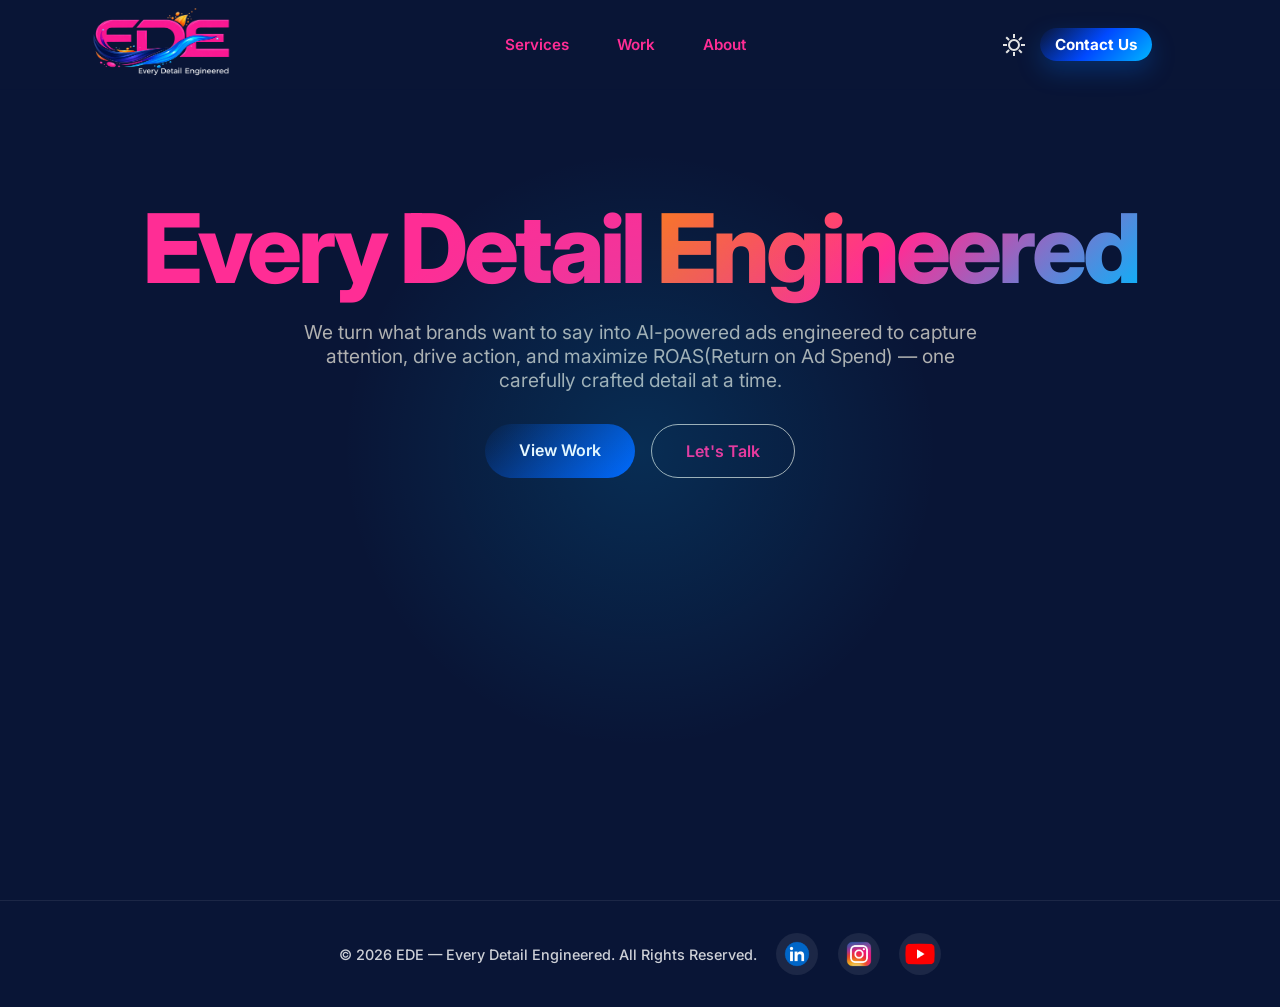
<file: index.html>
<!DOCTYPE html>
<html lang="en">

<head>
    <meta charset="UTF-8">
    <meta name="viewport" content="width=device-width, initial-scale=1.0">
    <title>EDE — Every Detail Engineered</title>
    <link rel="stylesheet" href="./style.css">
</head>

<body>
    <div class="nav">
        <img src="./elements/EDE_logo.svg" alt="edelogo" class="logo logo-light">
        <img src="./elements/edelogodark.png" alt="edelogo" class="logo logo-dark">
        <div class="nav-links">
            <a href="./services.html">Services</a>
            <a href="./works.html">Work</a>
            <a href="./about.html">About</a>

        </div>

        <div class="contact">
            <div class="theme-toggle"><svg class="moon-icon" xmlns="http://www.w3.org/2000/svg" height="24px" viewBox="0 -960 960 960"
                    width="24px" fill="#091536">
                    <path
                        d="M600-640 480-760l120-120 120 120-120 120Zm200 120-80-80 80-80 80 80-80 80ZM483-80q-84 0-157.5-32t-128-86.5Q143-253 111-326.5T79-484q0-146 93-257.5T409-880q-18 99 11 193.5T520-521q71 71 165.5 100T879-410q-26 144-138 237T483-80Zm0-80q88 0 163-44t118-121q-86-8-163-43.5T463-465q-61-61-97-138t-43-163q-77 43-120.5 118.5T159-484q0 135 94.5 229.5T483-160Zm-20-305Z" />
                </svg>

                <svg class="sun-icon" xmlns="http://www.w3.org/2000/svg" height="24px" viewBox="0 -960 960 960" width="24px"
                    fill="#e3e3e3">
                    <path
                        d="M440-760v-160h80v160h-80Zm266 110-55-55 112-115 56 57-113 113Zm54 210v-80h160v80H760ZM440-40v-160h80v160h-80ZM254-652 140-763l57-56 113 113-56 54Zm508 512L651-255l54-54 114 110-57 59ZM40-440v-80h160v80H40Zm157 300-56-57 112-112 29 27 29 28-114 114Zm113-170q-70-70-70-170t70-170q70-70 170-70t170 70q70 70 70 170t-70 170q-70 70-170 70t-170-70Zm283-57q47-47 47-113t-47-113q-47-47-113-47t-113 47q-47 47-47 113t47 113q47 47 113 47t113-47ZM480-480Z" />
                </svg>
            </div>
            <a href="./contact.html">Contact Us</a>
        </div>
        <div class="ham">
            <div class="theme-toggle"><svg class="moon-icon" xmlns="http://www.w3.org/2000/svg" height="24px"
                    viewBox="0 -960 960 960" width="24px" fill="#091536">
                    <path
                        d="M600-640 480-760l120-120 120 120-120 120Zm200 120-80-80 80-80 80 80-80 80ZM483-80q-84 0-157.5-32t-128-86.5Q143-253 111-326.5T79-484q0-146 93-257.5T409-880q-18 99 11 193.5T520-521q71 71 165.5 100T879-410q-26 144-138 237T483-80Zm0-80q88 0 163-44t118-121q-86-8-163-43.5T463-465q-61-61-97-138t-43-163q-77 43-120.5 118.5T159-484q0 135 94.5 229.5T483-160Zm-20-305Z" />
                </svg>
                <svg class="sun-icon" xmlns="http://www.w3.org/2000/svg" height="24px" viewBox="0 -960 960 960" width="24px"
                    fill="#e3e3e3">
                    <path
                        d="M440-760v-160h80v160h-80Zm266 110-55-55 112-115 56 57-113 113Zm54 210v-80h160v80H760ZM440-40v-160h80v160h-80ZM254-652 140-763l57-56 113 113-56 54Zm508 512L651-255l54-54 114 110-57 59ZM40-440v-80h160v80H40Zm157 300-56-57 112-112 29 27 29 28-114 114Zm113-170q-70-70-70-170t70-170q70-70 170-70t170 70q70 70 70 170t-70 170q-70 70-170 70t-170-70Zm283-57q47-47 47-113t-47-113q-47-47-113-47t-113 47q-47 47-47 113t47 113q47 47 113 47t113-47ZM480-480Z" />
                </svg>
            </div>
            <img src="./elements/hamburger-svgrepo-com.svg" alt="hamburger menu">
        </div>
        <div class="newnav">
            <a href="./services.html">Services</a>
            <a href="./works.html">Work</a>
            <a href="./about.html">About</a>
            <a href="./contact.html">Contact Us</a>
        </div>
    </div>
    <div class="hero">

        <h1>
            Every Detail
            <span>Engineered</span>
        </h1>

        <p>
            We turn what brands want to say into AI-powered ads engineered to capture attention, drive action, and maximize ROAS(Return on Ad Spend) — one carefully crafted detail at a time.
        </p>

        <div class="hero-btn">
            <a href="./works.html" class="primary-btn">
                View Work
            </a>

            <a href="./contact.html" class="secondary-btn">
                Let's Talk
            </a>
        </div>


    </div>
    <div class="footer">
        <p>© <span id="year"></span> EDE — Every Detail Engineered. All Rights Reserved.</p>
        <a href="https://www.linkedin.com/company/ede-every-detail-engineered/" target="_blank"
            rel="noopener noreferrer">
            <img src="./elements/linkedin-logo-linkedin-icon-transparent-free-png.webp" alt="linkedin logo"
                class="footer-linkedin-logo">
        </a>
        <a href="https://www.instagram.com/ede_ai_ads/" target="_blank" rel="noopener noreferrer">
            <img src="./elements/instagram-logo-instagram-icon-transparent-free-png.webp" alt="instagram logo"
                class="footer-instagram-logo">
        </a>
        <a href="https://www.youtube.com/@EveryDetailEngineered" target="_blank" rel="noopener noreferrer">
            <img src="./elements/youtubelogo-Photoroom.png" alt="youtube logo" class="footer-instagram-logo">
        </a>
    </div>
    <script src="./script.js"></script>
</body>

</html>
</file>
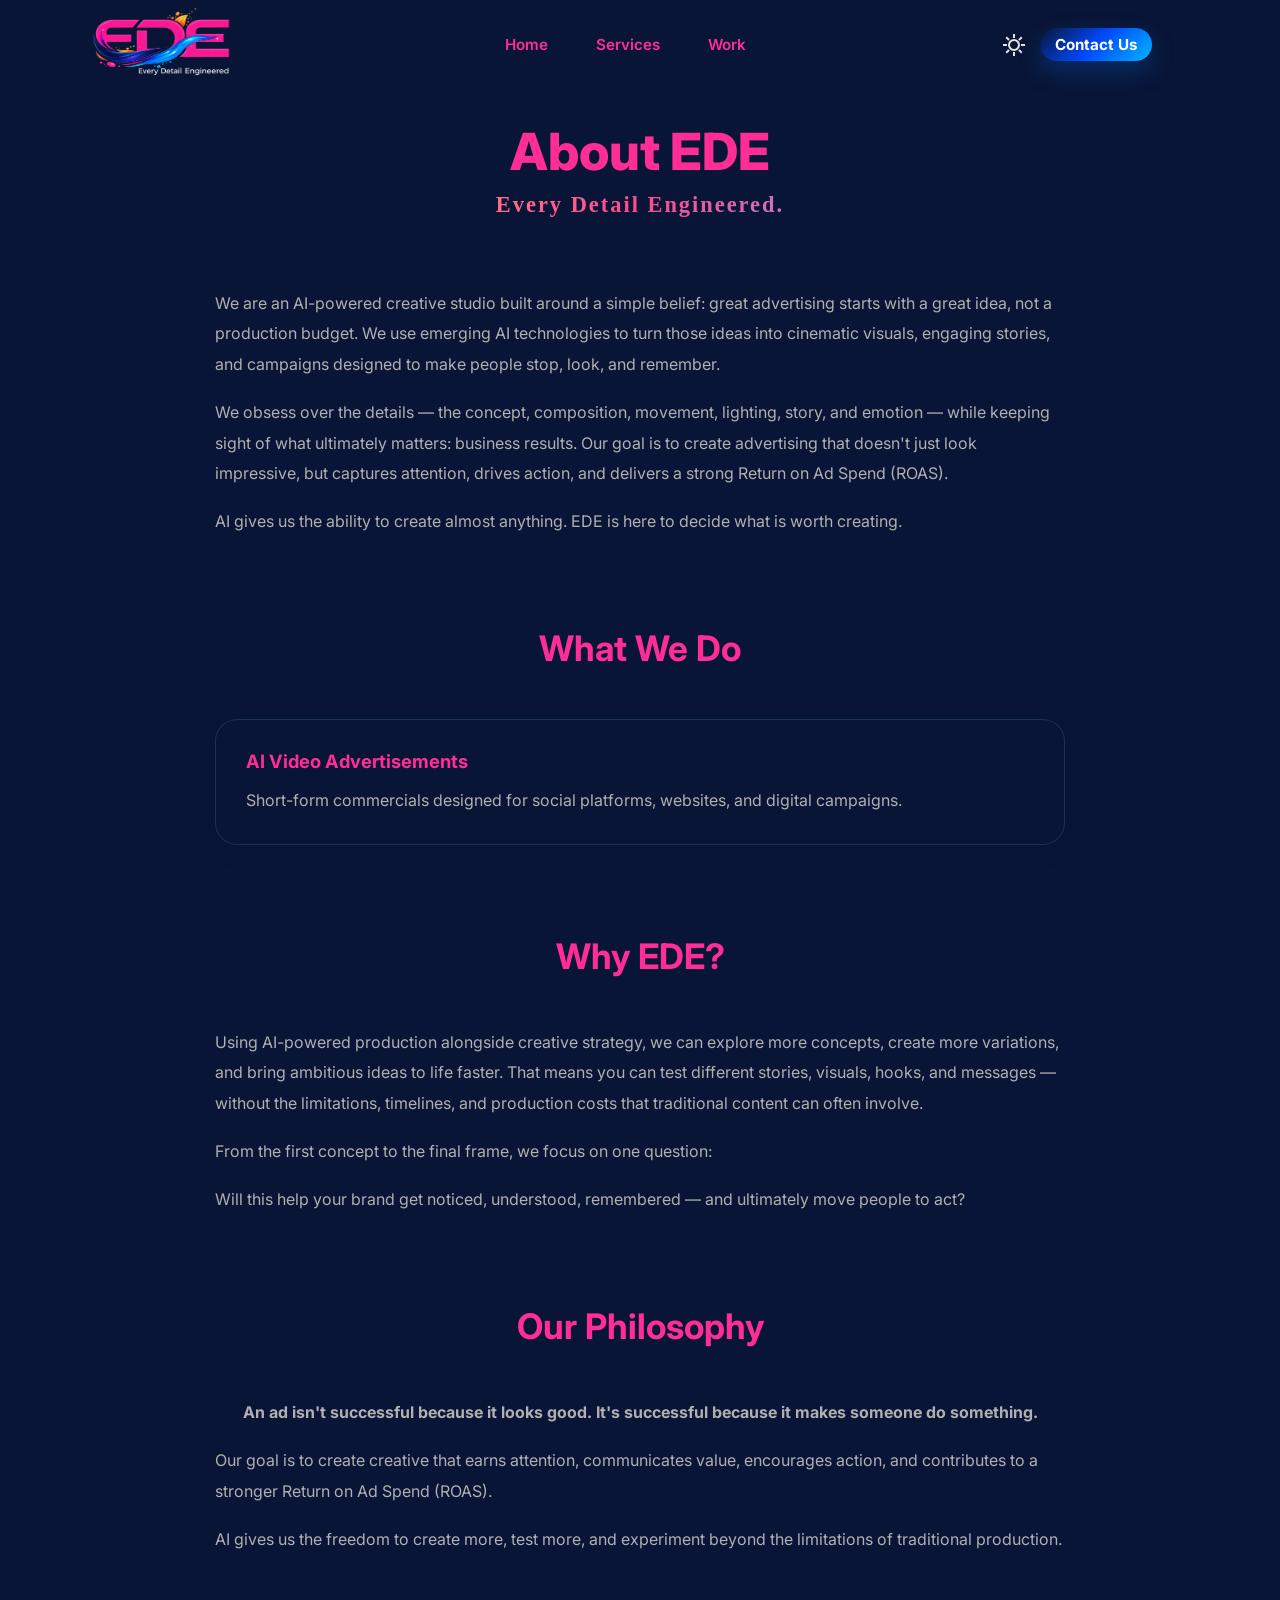
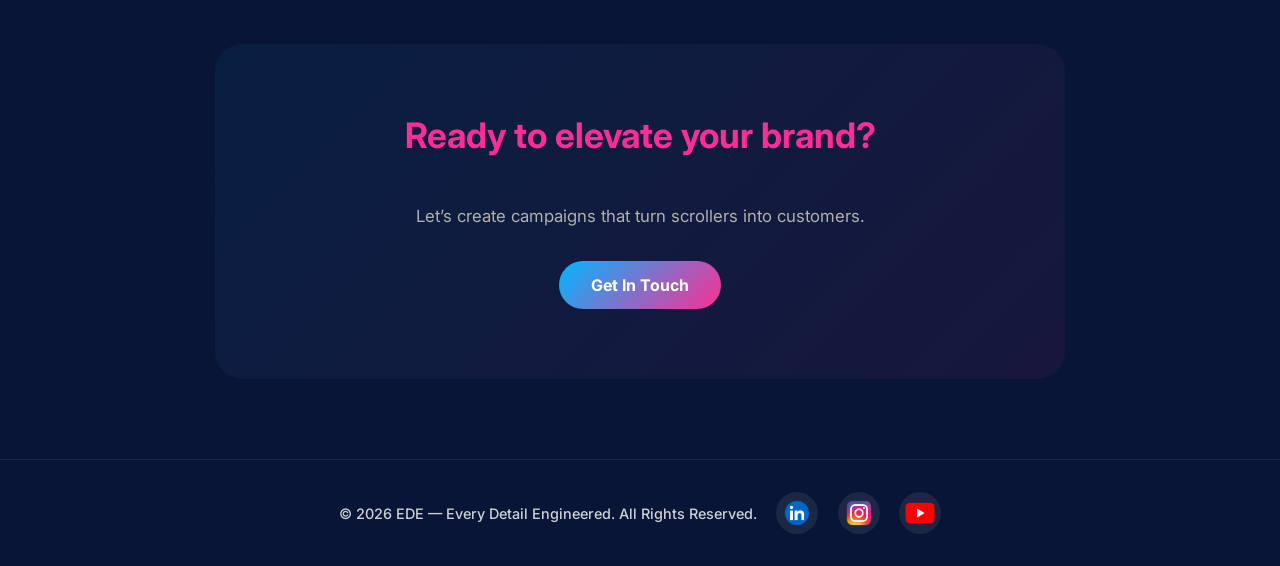
<file: about.html>
<!DOCTYPE html>
<html lang="en">
<head>
    <meta charset="UTF-8">
    <meta name="viewport" content="width=device-width, initial-scale=1.0">
    <title>EDE - About Us</title>
    <link rel="stylesheet" href="style.css">
</head>
<body>
    <div class="nav">
        <img src="./elements/EDE_logo.svg" alt="edelogo" class="logo logo-light">
        <img src="./elements/edelogodark.png" alt="edelogo" class="logo logo-dark">
        <div class="nav-links">
            <a href="./index.html">Home</a>
            <a href="./services.html">Services</a>
            <a href="./works.html">Work</a>
        </div>
        <div class="contact">
            <div class="theme-toggle"><svg class="moon-icon" xmlns="http://www.w3.org/2000/svg" height="24px" viewBox="0 -960 960 960" width="24px"
                    fill="#091536">
                    <path
                        d="M600-640 480-760l120-120 120 120-120 120Zm200 120-80-80 80-80 80 80-80 80ZM483-80q-84 0-157.5-32t-128-86.5Q143-253 111-326.5T79-484q0-146 93-257.5T409-880q-18 99 11 193.5T520-521q71 71 165.5 100T879-410q-26 144-138 237T483-80Zm0-80q88 0 163-44t118-121q-86-8-163-43.5T463-465q-61-61-97-138t-43-163q-77 43-120.5 118.5T159-484q0 135 94.5 229.5T483-160Zm-20-305Z" />
                </svg>
            
            <svg class="sun-icon" xmlns="http://www.w3.org/2000/svg" height="24px" viewBox="0 -960 960 960" width="24px"
                    fill="#e3e3e3">
                    <path
                        d="M440-760v-160h80v160h-80Zm266 110-55-55 112-115 56 57-113 113Zm54 210v-80h160v80H760ZM440-40v-160h80v160h-80ZM254-652 140-763l57-56 113 113-56 54Zm508 512L651-255l54-54 114 110-57 59ZM40-440v-80h160v80H40Zm157 300-56-57 112-112 29 27 29 28-114 114Zm113-170q-70-70-70-170t70-170q70-70 170-70t170 70q70 70 70 170t-70 170q-70 70-170 70t-170-70Zm283-57q47-47 47-113t-47-113q-47-47-113-47t-113 47q-47 47-47 113t47 113q47 47 113 47t113-47ZM480-480Z" />
                </svg></div>
            <a href="./contact.html">Contact Us</a>
        </div>
        <div class="ham">
            <div class="theme-toggle"><svg class="moon-icon" xmlns="http://www.w3.org/2000/svg" height="24px" viewBox="0 -960 960 960" width="24px"
                    fill="#091536">
                    <path
                        d="M600-640 480-760l120-120 120 120-120 120Zm200 120-80-80 80-80 80 80-80 80ZM483-80q-84 0-157.5-32t-128-86.5Q143-253 111-326.5T79-484q0-146 93-257.5T409-880q-18 99 11 193.5T520-521q71 71 165.5 100T879-410q-26 144-138 237T483-80Zm0-80q88 0 163-44t118-121q-86-8-163-43.5T463-465q-61-61-97-138t-43-163q-77 43-120.5 118.5T159-484q0 135 94.5 229.5T483-160Zm-20-305Z" />
                </svg>
            <svg class="sun-icon" xmlns="http://www.w3.org/2000/svg" height="24px" viewBox="0 -960 960 960" width="24px"
                    fill="#e3e3e3">
                    <path
                        d="M440-760v-160h80v160h-80Zm266 110-55-55 112-115 56 57-113 113Zm54 210v-80h160v80H760ZM440-40v-160h80v160h-80ZM254-652 140-763l57-56 113 113-56 54Zm508 512L651-255l54-54 114 110-57 59ZM40-440v-80h160v80H40Zm157 300-56-57 112-112 29 27 29 28-114 114Zm113-170q-70-70-70-170t70-170q70-70 170-70t170 70q70 70 70 170t-70 170q-70 70-170 70t-170-70Zm283-57q47-47 47-113t-47-113q-47-47-113-47t-113 47q-47 47-47 113t47 113q47 47 113 47t113-47ZM480-480Z" />
                </svg></div>
            <img src="./elements/hamburger-svgrepo-com.svg" alt="hamburger menu">
        </div>
        <div class="newnav">
            <a href="./index.html">Home</a>
            <a href="./works.html">Work</a>
            <a href="./services.html">Services</a>
            <!-- <a href="./about.html">About</a> -->
            <a href="./contact.html">Contact Us</a>
        </div>
    </div>
<section class="about">

    <div class="about-hero">

        <h1>About EDE</h1>

        <p class="tagline">
            Every Detail Engineered.
        </p>

    </div>


    <div class="about-content">
        <p>
           We are an AI-powered creative studio built around a simple belief: great advertising starts with a great idea, not a production budget. We use emerging AI technologies to turn those ideas into cinematic visuals, engaging stories, and campaigns designed to make people stop, look, and remember.
        </p>
        <p>
            We obsess over the details — the concept, composition, movement, lighting, story, and emotion — while keeping sight of what ultimately matters: business results. Our goal is to create advertising that doesn't just look impressive, but captures attention, drives action, and delivers a strong Return on Ad Spend (ROAS).
        </p>
        <p>
            AI gives us the ability to create almost anything.
EDE is here to decide what is worth creating.
        </p>
        

    </div>


    <div class="about-services">

        <h2>What We Do</h2>

        <div class="service-list">

            <div class="service-item">

                <h3>AI Video Advertisements</h3>

                <p>
                    Short-form commercials designed for social platforms,
                    websites, and digital campaigns.
                </p>

            </div>


            <!-- <div class="service-item">

                <h3>Promotional Creatives</h3>

                <p>
                    Eye-catching static designs for launches, offers,
                    announcements, and seasonal campaigns.
                </p>

            </div> -->


            <!-- <div class="service-item">

                <h3>📱 Social Media Management</h3>

                <p>
                    End-to-end content planning, creative production,
                    and visual consistency across your online presence.
                </p>

            </div> -->


            <!-- <div class="service-item">

                <h3>✨ Creative Concepts</h3>

                <p>
                    From cinematic fashion films to futuristic product
                    commercials, we transform ideas into visual experiences.
                </p>

            </div> -->

        </div>

    </div>



    <div class="why-ede">

        <h2>Why EDE?</h2>
        <p>
            Using AI-powered production alongside creative strategy, we can explore more concepts, create more variations, and bring ambitious ideas to life faster. That means you can test different stories, visuals, hooks, and messages — without the limitations, timelines, and production costs that traditional content can often involve.
        </p>
        <p>
            From the first concept to the final frame, we focus on one question:
        </p>
        <p>
            Will this help your brand get noticed, understood, remembered — and ultimately move people to act?
        </p>

    </div>



    <!-- <div class="approach">

        <h2>Our Approach</h2>

        <div class="approach-grid">

            <div class="step">

                <h3>Understand</h3>

                <p>
                    We learn about your business, audience, and goals.
                </p>

            </div>


            <div class="step">

                <h3>Conceptualize</h3>

                <p>
                    Ideas are explored, refined, and transformed into
                    creative campaigns.
                </p>

            </div>


            <div class="step">

                <h3>Create</h3>

                <p>
                    Using a combination of artistic direction and
                    AI-powered workflows, we produce visuals designed
                    to attract attention and encourage engagement.
                </p>

            </div>


            <div class="step">

                <h3>Elevate</h3>

                <p>
                    Content is optimized for the platforms where your
                    audience spends their time, helping your brand stay
                    visible and memorable.
                </p>

            </div>

        </div>

    </div> -->



    <!-- <div class="industries">

        <h2>Industries We Often Work With</h2>

        <ul>

            <li>Restaurants & Cafés</li>

            <li>Fashion & Clothing Brands</li>

            <li>Jewelry Businesses</li> 

            <li>Educational Institutions</li>

            <li>Beauty & Skincare Brands</li>

            <li>Startups & Small Businesses</li>

            <li>Personal Brands & Creators</li>

        </ul>

    </div> -->
 


    <div class="philosophy">

        <h2>Our Philosophy</h2>

        <p class="philosophy-tagline">

             An ad isn't successful because it looks good. It's successful because it makes someone do something.

        </p>

        <p>
            Our goal is to create creative that earns attention, communicates value, encourages action, and contributes to a stronger Return on Ad Spend (ROAS).
        </p>

        <p>
            AI gives us the freedom to create more, test more, and experiment beyond the limitations of traditional production.
        </p>

    </div>



    <div class="cta-section">

        <h2>Ready to elevate your brand?</h2>

        <p>

            Let’s create campaigns that turn scrollers into customers.
        </p>

        <a href="./contact.html" class="about-contact-btn">

            Get In Touch

        </a>

    </div>

</section>




    <div class="footer">
        <p>© <span id="year"></span> EDE — Every Detail Engineered. All Rights Reserved.</p>
        <a href="https://www.linkedin.com/company/ede-every-detail-engineered/" target="_blank" rel="noopener noreferrer">
            <img src="./elements/linkedin-logo-linkedin-icon-transparent-free-png.webp" alt="linkedin logo" class="footer-linkedin-logo">
        </a>
        <a href="https://www.instagram.com/ede_ai_ads/" target="_blank" rel="noopener noreferrer">
            <img src="./elements/instagram-logo-instagram-icon-transparent-free-png.webp" alt="instagram logo" class="footer-instagram-logo">
        </a>
        <a href="https://www.youtube.com/@EveryDetailEngineered" target="_blank" rel="noopener noreferrer">
            <img src="./elements/youtubelogo-Photoroom.png" alt="youtube logo" class="footer-instagram-logo">
        </a>
    </div>

    <script src="./script.js"></script>
</body>
</html>
</file>
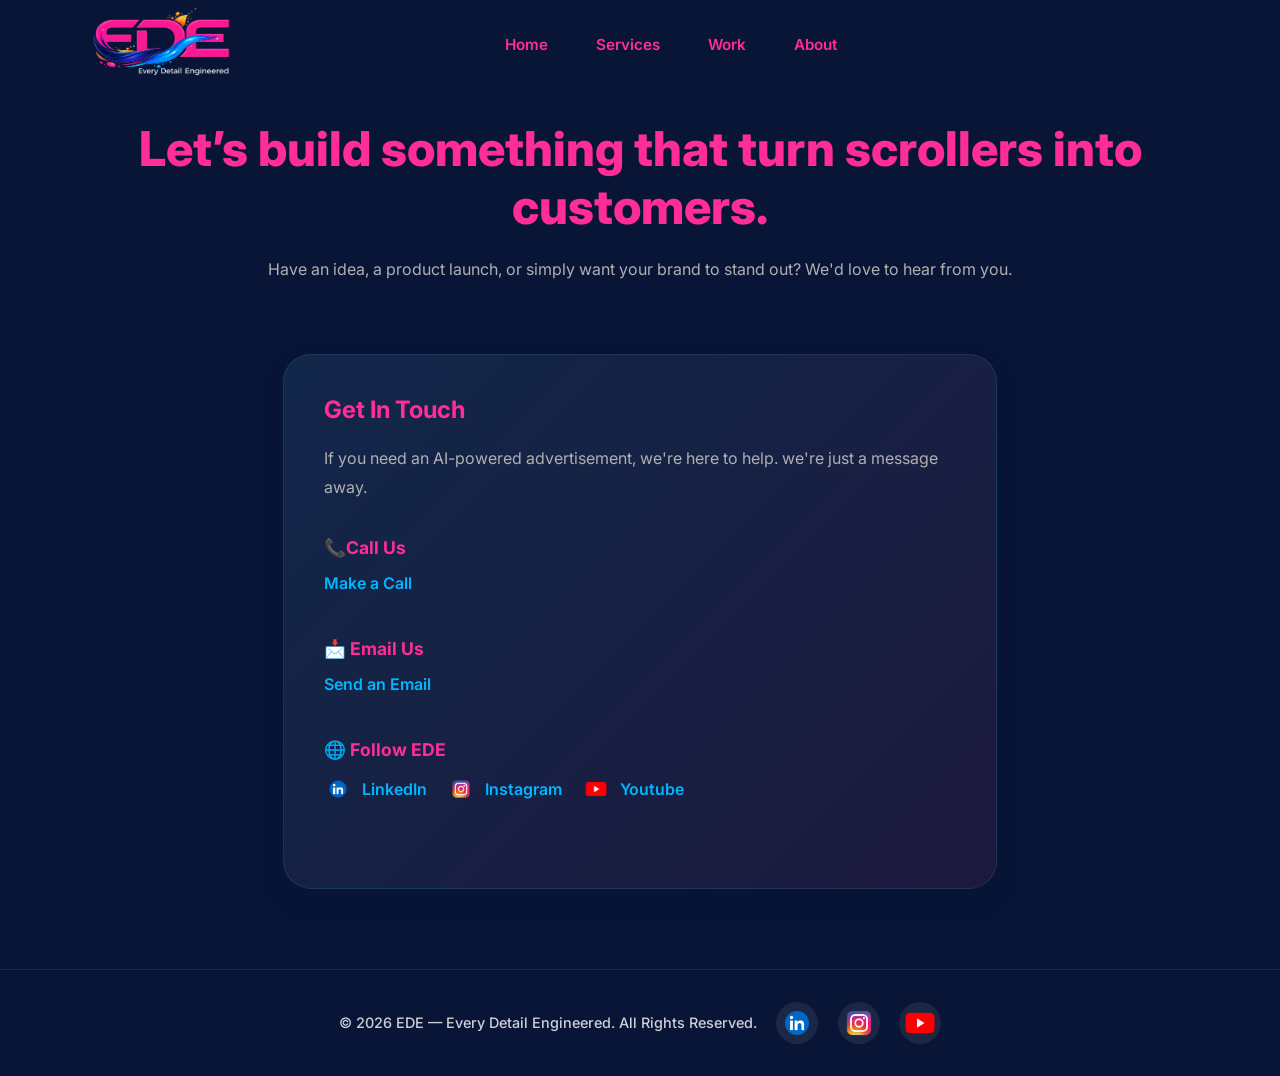
<file: contact.html>
<!DOCTYPE html>
<html lang="en">
<head>
    <meta charset="UTF-8">
    <meta name="viewport" content="width=device-width, initial-scale=1.0">
    <title>EDE - Contact</title>
    <link rel="stylesheet" href="style.css">
</head>
<body>
     <div class="nav">
        <img src="./elements/EDE_logo.svg" alt="edelogo" class="logo logo-light">
        <img src="./elements/edelogodark.png" alt="edelogo" class="logo logo-dark">
        <div class="nav-links">
            <a href="./index.html">Home</a>
            <a href="./services.html">Services</a>
            <a href="./works.html">Work</a>
            <a href="./about.html">About</a>
        </div>
        <!-- <div class="contact">
            <a href="./contact.html">Contact Us</a>
        </div> -->
        <div class="ham">
            <div class="theme-toggle"><svg class="moon-icon" xmlns="http://www.w3.org/2000/svg" height="24px" viewBox="0 -960 960 960" width="24px"
                    fill="#091536">
                    <path
                        d="M600-640 480-760l120-120 120 120-120 120Zm200 120-80-80 80-80 80 80-80 80ZM483-80q-84 0-157.5-32t-128-86.5Q143-253 111-326.5T79-484q0-146 93-257.5T409-880q-18 99 11 193.5T520-521q71 71 165.5 100T879-410q-26 144-138 237T483-80Zm0-80q88 0 163-44t118-121q-86-8-163-43.5T463-465q-61-61-97-138t-43-163q-77 43-120.5 118.5T159-484q0 135 94.5 229.5T483-160Zm-20-305Z" />
                </svg>
            <svg class="sun-icon" xmlns="http://www.w3.org/2000/svg" height="24px" viewBox="0 -960 960 960" width="24px"
                    fill="#e3e3e3">
                    <path
                        d="M440-760v-160h80v160h-80Zm266 110-55-55 112-115 56 57-113 113Zm54 210v-80h160v80H760ZM440-40v-160h80v160h-80ZM254-652 140-763l57-56 113 113-56 54Zm508 512L651-255l54-54 114 110-57 59ZM40-440v-80h160v80H40Zm157 300-56-57 112-112 29 27 29 28-114 114Zm113-170q-70-70-70-170t70-170q70-70 170-70t170 70q70 70 70 170t-70 170q-70 70-170 70t-170-70Zm283-57q47-47 47-113t-47-113q-47-47-113-47t-113 47q-47 47-47 113t47 113q47 47 113 47t113-47ZM480-480Z" />
                </svg></div>
            <img src="./elements/hamburger-svgrepo-com.svg" alt="hamburger menu">
        </div>
        <div class="newnav">
            <a href="./index.html">Home</a>
            <a href="./works.html">Work</a>
            <a href="./services.html">Services</a>
            <a href="./about.html">About</a>
            <!-- <a href="./contact.html">Contact Us</a> -->
        </div>
    </div>
    
    <section class="contact-page">

    <div class="contact-hero">

        <h1>Let’s build something that turn scrollers into customers.</h1>

        <p>
            Have an idea, a product launch, or simply want your brand to stand out?
            We'd love to hear from you.
        </p>

    </div>


    <div class="contact-grid">


        <div class="contact-card">

            <h2>Get In Touch</h2>

            <p class="contact-desc">

                If you need an AI-powered advertisement,
                we're here to help.
                we're just a message away.

            </p>


            <div class="contact-item">

                <h3>📞Call Us</h3>

                <a href="tel:+918310753770">
                    Make a Call
                </a>

            </div>



            <div class="contact-item">

                <h3>📩 Email Us</h3>

                <a href="mailto:everydetailengineered@gmail.com">

                    Send an Email

                </a>

            </div>



            <div class="contact-item">

                <h3>🌐 Follow EDE</h3>

                <div class="social-links">

                    <a href="https://www.linkedin.com/company/ede-every-detail-engineered/"
                        target="_blank"
                        rel="noopener noreferrer">

                        <img src="./elements/linkedin-logo-linkedin-icon-transparent-free-png.webp"
                            alt="LinkedIn">

                        <span>LinkedIn</span>

                    </a>



                    <a href="https://www.instagram.com/ede_ai_ads/"
                        target="_blank"
                        rel="noopener noreferrer">

                        <img src="./elements/instagram-logo-instagram-icon-transparent-free-png.webp"
                            alt="Instagram">

                        <span>Instagram</span>

                    </a>
                    <a href="https://www.youtube.com/@EveryDetailEngineered"
                        target="_blank"
                        rel="noopener noreferrer">

                        <img src="./elements/youtubelogo-Photoroom.png"
                            alt="Instagram">

                        <span>Youtube</span>

                    </a>

                </div>

            </div>

        </div>




        <!-- <div class="contact-message">

            <h2>Why Reach Out?</h2>

            <ul>

                <li>🎬 AI Video Advertisements</li>

                <li>🖼 Promotional Posters & Creatives</li>

                <li>📱 Social Media Management</li>

                <li>✨ Campaign Concepts & Branding Ideas</li>

                <li>🚀 Customized Solutions for Your Business</li>

            </ul>


            <p>

                We believe every brand has a story worth telling.

                Let's discuss how EDE can help present yours
                in a way people remember.

            </p>

        </div> -->


    </div>

</section>
    <div class="footer">
        <p>© <span id="year"></span> EDE — Every Detail Engineered. All Rights Reserved.</p>
        <a href="https://www.linkedin.com/company/ede-every-detail-engineered/" target="_blank" rel="noopener noreferrer">
            <img src="./elements/linkedin-logo-linkedin-icon-transparent-free-png.webp" alt="linkedin logo" class="footer-linkedin-logo">
        </a>
        <a href="https://www.instagram.com/ede_ai_ads/" target="_blank" rel="noopener noreferrer">
            <img src="./elements/instagram-logo-instagram-icon-transparent-free-png.webp" alt="instagram logo" class="footer-instagram-logo">
        </a>
        <a href="https://www.youtube.com/@EveryDetailEngineered" target="_blank" rel="noopener noreferrer">
            <img src="./elements/youtubelogo-Photoroom.png" alt="youtube logo" class="footer-instagram-logo">
        </a>
    </div>
    <script src="script.js"></script>
</body>
</html>
</file>
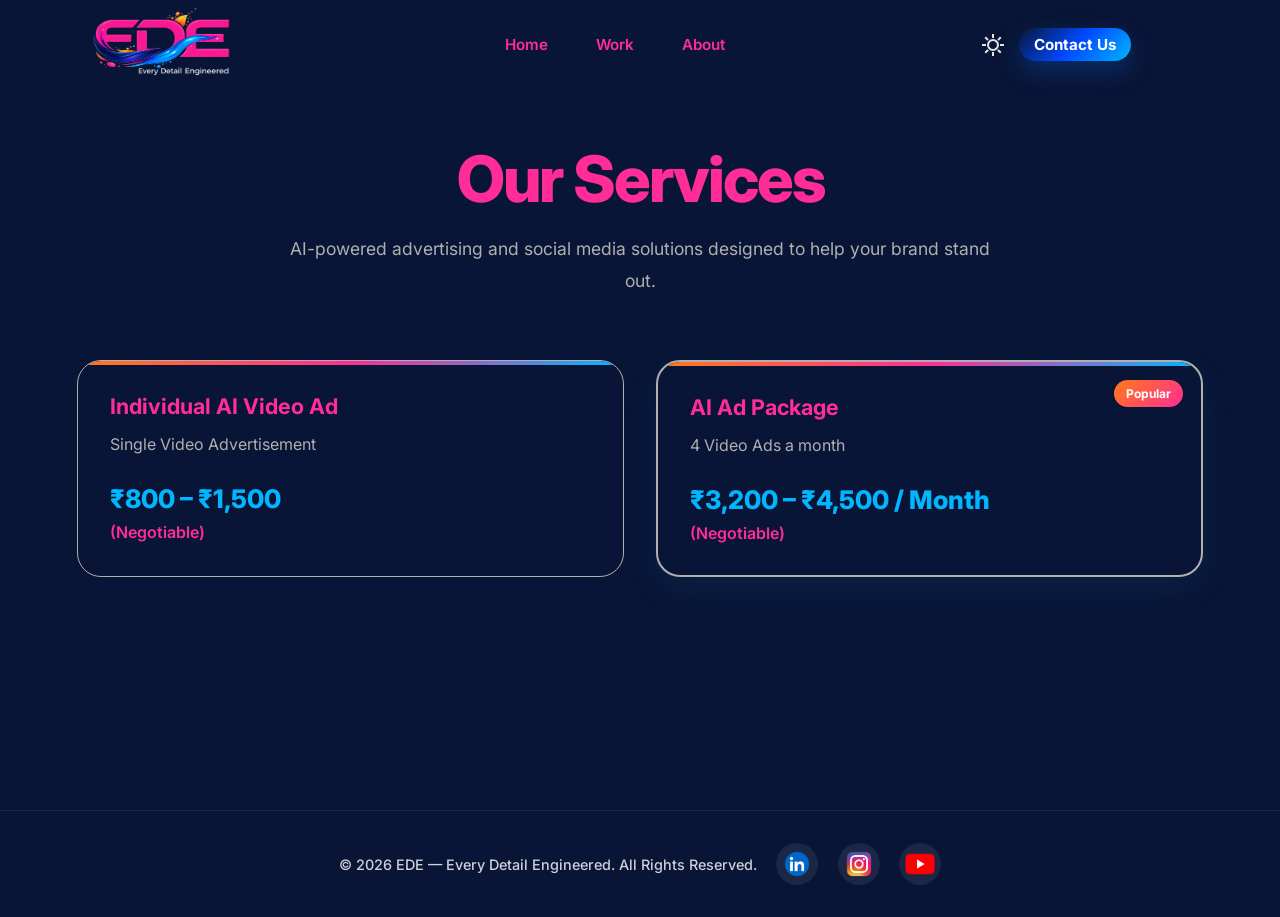
<file: services.html>
<!DOCTYPE html>
<html lang="en">
<head>
    <meta charset="UTF-8">
    <meta name="viewport" content="width=device-width, initial-scale=1.0">
    <title>EDE - Services</title>
    <link rel="stylesheet" href="./style.css">
</head>
<body>
    <div class="nav">
        <img src="./elements/EDE_logo.svg" alt="edelogo" class="logo logo-light">
        <img src="./elements/edelogodark.png" alt="edelogo" class="logo logo-dark">
        <div class="nav-links">
            <a href="./index.html">Home</a>
            <a href="./works.html">Work</a>
            <a href="./about.html">About</a>
            
        </div>
        <div class="contact">

            <div class="theme-toggle"><svg class="moon-icon" xmlns="http://www.w3.org/2000/svg" height="24px" viewBox="0 -960 960 960" width="24px"
                    fill="#091536">
                    <path
                        d="M600-640 480-760l120-120 120 120-120 120Zm200 120-80-80 80-80 80 80-80 80ZM483-80q-84 0-157.5-32t-128-86.5Q143-253 111-326.5T79-484q0-146 93-257.5T409-880q-18 99 11 193.5T520-521q71 71 165.5 100T879-410q-26 144-138 237T483-80Zm0-80q88 0 163-44t118-121q-86-8-163-43.5T463-465q-61-61-97-138t-43-163q-77 43-120.5 118.5T159-484q0 135 94.5 229.5T483-160Zm-20-305Z" />
                </svg>
            <svg class="sun-icon" xmlns="http://www.w3.org/2000/svg" height="24px" viewBox="0 -960 960 960" width="24px"
                    fill="#e3e3e3">
                    <path
                        d="M440-760v-160h80v160h-80Zm266 110-55-55 112-115 56 57-113 113Zm54 210v-80h160v80H760ZM440-40v-160h80v160h-80ZM254-652 140-763l57-56 113 113-56 54Zm508 512L651-255l54-54 114 110-57 59ZM40-440v-80h160v80H40Zm157 300-56-57 112-112 29 27 29 28-114 114Zm113-170q-70-70-70-170t70-170q70-70 170-70t170 70q70 70 70 170t-70 170q-70 70-170 70t-170-70Zm283-57q47-47 47-113t-47-113q-47-47-113-47t-113 47q-47 47-47 113t47 113q47 47 113 47t113-47ZM480-480Z" />
                </svg></div>
            <a href="./contact.html">Contact Us</a>
        </div>
        <div class="ham">
            <div class="theme-toggle"><svg class="moon-icon" xmlns="http://www.w3.org/2000/svg" height="24px" viewBox="0 -960 960 960" width="24px"
                    fill="#091536">
                    <path
                        d="M600-640 480-760l120-120 120 120-120 120Zm200 120-80-80 80-80 80 80-80 80ZM483-80q-84 0-157.5-32t-128-86.5Q143-253 111-326.5T79-484q0-146 93-257.5T409-880q-18 99 11 193.5T520-521q71 71 165.5 100T879-410q-26 144-138 237T483-80Zm0-80q88 0 163-44t118-121q-86-8-163-43.5T463-465q-61-61-97-138t-43-163q-77 43-120.5 118.5T159-484q0 135 94.5 229.5T483-160Zm-20-305Z" />
                </svg>
            <svg class="sun-icon" xmlns="http://www.w3.org/2000/svg" height="24px" viewBox="0 -960 960 960" width="24px"
                    fill="#e3e3e3">
                    <path
                        d="M440-760v-160h80v160h-80Zm266 110-55-55 112-115 56 57-113 113Zm54 210v-80h160v80H760ZM440-40v-160h80v160h-80ZM254-652 140-763l57-56 113 113-56 54Zm508 512L651-255l54-54 114 110-57 59ZM40-440v-80h160v80H40Zm157 300-56-57 112-112 29 27 29 28-114 114Zm113-170q-70-70-70-170t70-170q70-70 170-70t170 70q70 70 70 170t-70 170q-70 70-170 70t-170-70Zm283-57q47-47 47-113t-47-113q-47-47-113-47t-113 47q-47 47-47 113t47 113q47 47 113 47t113-47ZM480-480Z" />
                </svg></div>
            <img src="./elements/hamburger-svgrepo-com.svg" alt="hamburger menu">
        </div>
        <div class="newnav">
                <a href="./index.html">Home</a>
                <a href="./works.html">Work</a>
                <a href="./about.html">About</a>
                <a href="./contact.html">Contact Us</a>
        </div>
    </div>
    <section class="services" id="services">

    <div class="heading">
        <h2>Our Services</h2>
        <p>
            AI-powered advertising and social media solutions designed to help your brand stand out.
        </p>
    </div>

    <div class="services-grid">

        <!-- Service 1 -->
        <div class="service-card">
            <h3>Individual AI Video Ad</h3>
            <p class="service-type">Single Video Advertisement</p>

            <div class="price">
                ₹800 – ₹1,500
            </div>

            <span class="negotiable">(Negotiable)</span>
        </div>

        <!-- Service 2 -->
        <!-- <div class="service-card">
            <h3>Promotional Post</h3>
            <p class="service-type">Single Social Media Creative</p>

            <div class="price">
                ₹300 – ₹600
            </div>

            <span class="negotiable">(Negotiable)</span>
        </div> -->

        <!-- Service 3 -->
        <div class="service-card featured">
            <h3>AI Ad Package</h3>
            <p class="service-type">
                4 Video Ads a month
            </p>

            <div class="price">
                ₹3,200 – ₹4,500 / Month
            </div>

            <span class="negotiable">(Negotiable)</span>
        </div>

        <!-- Service 4 -->
        <!-- <div class="service-card">
            <h3>Social Media Management Starter</h3>

            <ul>
                <li>4 Posts / Month</li>
                <li>Captions Included</li>
            </ul>

            <div class="price">
                ₹3,000 – ₹4,000 / Month
            </div>

            <span class="negotiable">(Negotiable)</span>
        </div> -->

        <!-- Service 5 -->
        <!-- <div class="service-card">
            <h3>Social Media Management Growth</h3>

            <ul>
                <li>4 Posts / Month</li>
                <li>2 Video Ads / Month</li>
                <li>Captions Included</li>
            </ul>

            <div class="price">
                ₹6,000 – ₹8,000 / Month
            </div>

            <span class="negotiable">(Negotiable)</span>
        </div> -->

        <!-- Service 6 -->
        <!-- <div class="service-card featured">
            <h3>Full Social Media Management</h3>

            <ul>
                <li>8 Posts / Month</li>
                <li>4 Video Ads / Month</li>
                <li>Stories Included</li>
                <li>Captions Included</li>
                <li>Content Uploading & Management</li>
            </ul>

            <div class="price">
                ₹10,000 – ₹15,000 / Month
            </div>

            <span class="negotiable">(Negotiable)</span>
        </div> -->

    </div>

</section>
<div class="footer">
        <p>© <span id="year"></span> EDE — Every Detail Engineered. All Rights Reserved.</p>
        <a href="https://www.linkedin.com/company/ede-every-detail-engineered/" target="_blank" rel="noopener noreferrer">
            <img src="./elements/linkedin-logo-linkedin-icon-transparent-free-png.webp" alt="linkedin logo" class="footer-linkedin-logo">
        </a>
        <a href="https://www.instagram.com/ede_ai_ads/" target="_blank" rel="noopener noreferrer">
            <img src="./elements/instagram-logo-instagram-icon-transparent-free-png.webp" alt="instagram logo" class="footer-instagram-logo">
        </a>
        <a href="https://www.youtube.com/@EveryDetailEngineered" target="_blank" rel="noopener noreferrer">
            <img src="./elements/youtubelogo-Photoroom.png" alt="youtube logo" class="footer-instagram-logo">
        </a>
    </div>

    <script src="./script.js"></script>
</body>
</html>
</file>
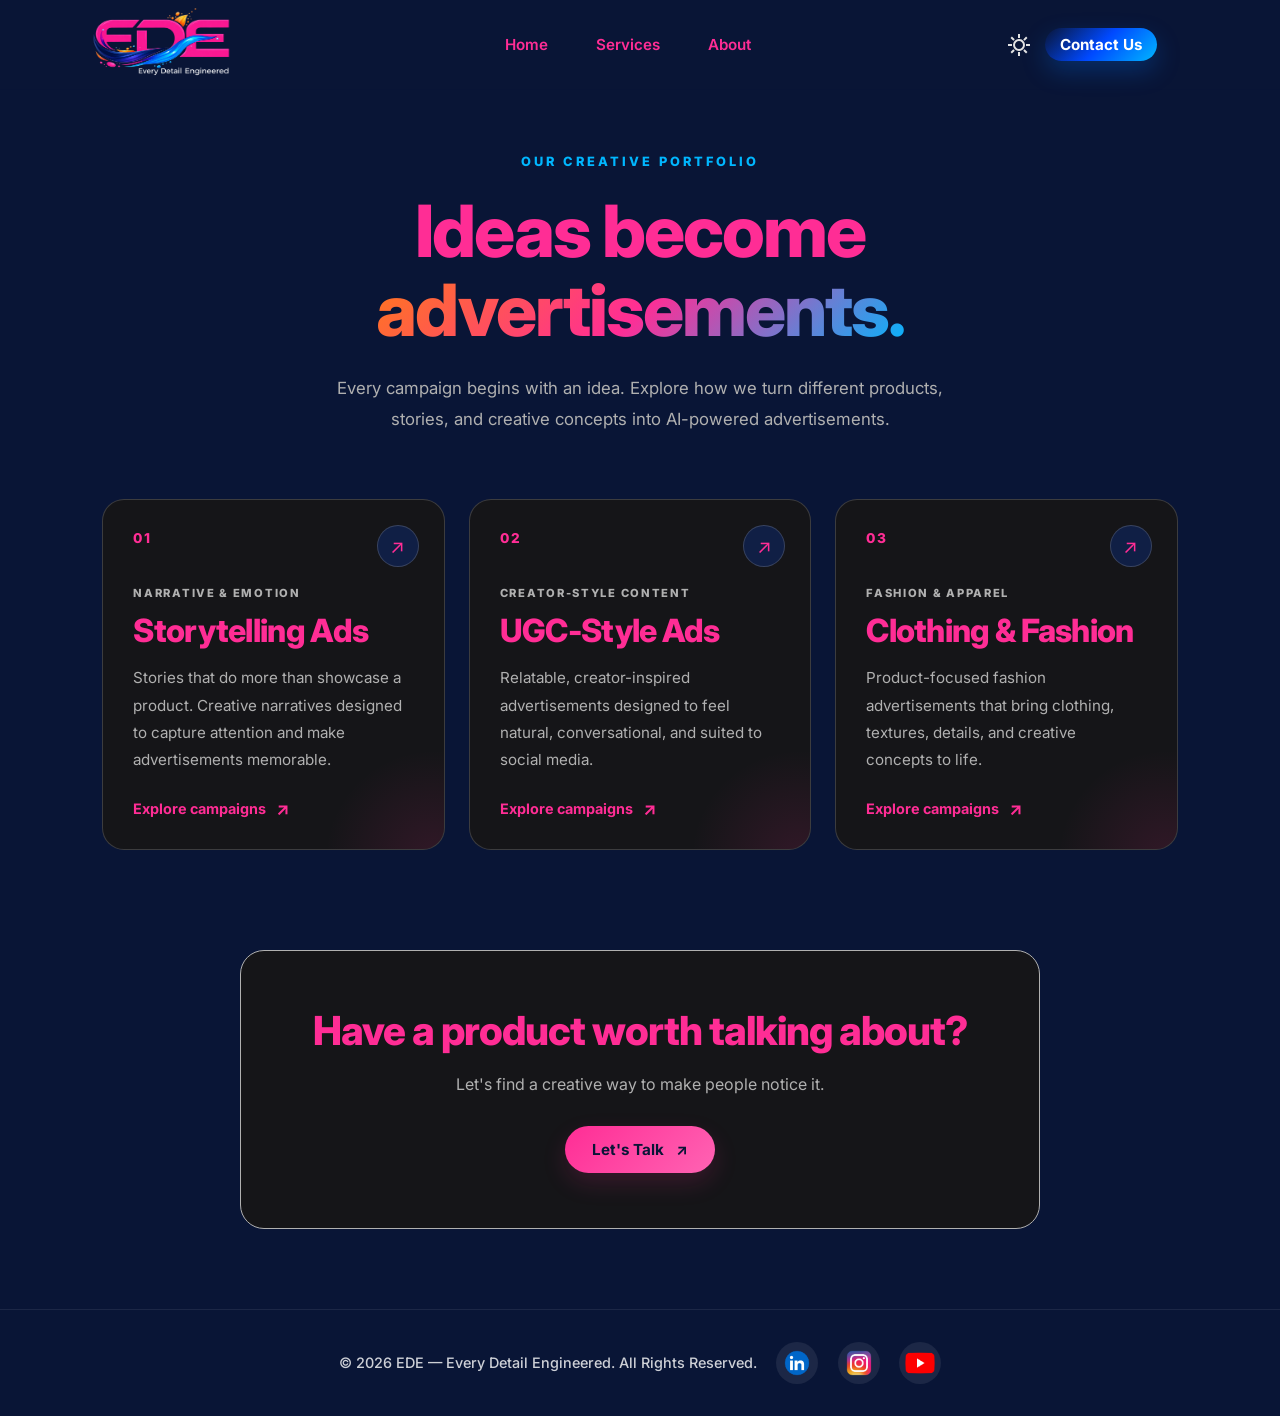
<file: works.html>
<!DOCTYPE html>
<html lang="en">

<head>
    <meta charset="UTF-8">
    <meta name="viewport" content="width=device-width, initial-scale=1.0">

    <title>EDE - Our Work</title>

    <link rel="stylesheet" href="style.css">
</head>

<body>

    <!-- NAVBAR -->
    <div class="nav">

        <img src="./elements/EDE_logo.svg"
             alt="EDE Logo"
             class="logo logo-light">

        <img src="./elements/edelogodark.png"
             alt="EDE Logo"
             class="logo logo-dark">

        <div class="nav-links">
            <a href="./index.html">Home</a>
            <a href="./services.html">Services</a>
            <a href="./about.html">About</a>
        </div>

        <div class="contact">
            <div class="theme-toggle"><svg class="moon-icon" xmlns="http://www.w3.org/2000/svg" height="24px" viewBox="0 -960 960 960" width="24px"
                    fill="#091536">
                    <path
                        d="M600-640 480-760l120-120 120 120-120 120Zm200 120-80-80 80-80 80 80-80 80ZM483-80q-84 0-157.5-32t-128-86.5Q143-253 111-326.5T79-484q0-146 93-257.5T409-880q-18 99 11 193.5T520-521q71 71 165.5 100T879-410q-26 144-138 237T483-80Zm0-80q88 0 163-44t118-121q-86-8-163-43.5T463-465q-61-61-97-138t-43-163q-77 43-120.5 118.5T159-484q0 135 94.5 229.5T483-160Zm-20-305Z" />
                </svg>
            <svg class="sun-icon" xmlns="http://www.w3.org/2000/svg" height="24px" viewBox="0 -960 960 960" width="24px"
                    fill="#e3e3e3">
                    <path
                        d="M440-760v-160h80v160h-80Zm266 110-55-55 112-115 56 57-113 113Zm54 210v-80h160v80H760ZM440-40v-160h80v160h-80ZM254-652 140-763l57-56 113 113-56 54Zm508 512L651-255l54-54 114 110-57 59ZM40-440v-80h160v80H40Zm157 300-56-57 112-112 29 27 29 28-114 114Zm113-170q-70-70-70-170t70-170q70-70 170-70t170 70q70 70 70 170t-70 170q-70 70-170 70t-170-70Zm283-57q47-47 47-113t-47-113q-47-47-113-47t-113 47q-47 47-47 113t47 113q47 47 113 47t113-47ZM480-480Z" />
                </svg></div>
            <a href="./contact.html">Contact Us</a>
        </div>
        <div class="ham">
            <div class="theme-toggle"><svg class="moon-icon" xmlns="http://www.w3.org/2000/svg" height="24px" viewBox="0 -960 960 960" width="24px"
                    fill="#091536">
                    <path
                        d="M600-640 480-760l120-120 120 120-120 120Zm200 120-80-80 80-80 80 80-80 80ZM483-80q-84 0-157.5-32t-128-86.5Q143-253 111-326.5T79-484q0-146 93-257.5T409-880q-18 99 11 193.5T520-521q71 71 165.5 100T879-410q-26 144-138 237T483-80Zm0-80q88 0 163-44t118-121q-86-8-163-43.5T463-465q-61-61-97-138t-43-163q-77 43-120.5 118.5T159-484q0 135 94.5 229.5T483-160Zm-20-305Z" />
                </svg>
            <svg class="sun-icon" xmlns="http://www.w3.org/2000/svg" height="24px" viewBox="0 -960 960 960" width="24px"
                    fill="#e3e3e3">
                    <path
                        d="M440-760v-160h80v160h-80Zm266 110-55-55 112-115 56 57-113 113Zm54 210v-80h160v80H760ZM440-40v-160h80v160h-80ZM254-652 140-763l57-56 113 113-56 54Zm508 512L651-255l54-54 114 110-57 59ZM40-440v-80h160v80H40Zm157 300-56-57 112-112 29 27 29 28-114 114Zm113-170q-70-70-70-170t70-170q70-70 170-70t170 70q70 70 70 170t-70 170q-70 70-170 70t-170-70Zm283-57q47-47 47-113t-47-113q-47-47-113-47t-113 47q-47 47-47 113t47 113q47 47 113 47t113-47ZM480-480Z" />
                </svg></div>
            <img src="./elements/hamburger-svgrepo-com.svg" alt="hamburger menu">
        </div>

        <div class="newnav">
            <a href="./index.html">Home</a>
            <a href="./services.html">Services</a>
            <a href="./about.html">About</a>
        </div>

    </div>


    <!-- WORKS PAGE -->

    <main class="works-page">

        <!-- INTRODUCTION -->

        <section class="works-hero">

            <span class="works-eyebrow">
                OUR CREATIVE PORTFOLIO
            </span>

            <h1>
                Ideas become <span>advertisements.</span>
            </h1>

            <p>
                Every campaign begins with an idea.
                Explore how we turn different products, stories,
                and creative concepts into AI-powered advertisements.
            </p>

        </section>


        <!-- SECTOR CARDS -->

        <section class="works-sectors">

            <a href="./works/storytelling.html"
               class="sector-card">

                <div class="sector-number">01</div>

                <div class="sector-content">

                    <span class="sector-label">
                        NARRATIVE & EMOTION
                    </span>

                    <h2>Storytelling Ads</h2>

                    <p>
                        Stories that do more than showcase a product.
                        Creative narratives designed to capture attention
                        and make advertisements memorable.
                    </p>

                    <span class="sector-link">
                        Explore campaigns <span>↗</span>
                    </span>

                </div>

                <div class="sector-arrow">↗</div>

            </a>


            <a href="./works/ugc.html"
               class="sector-card">

                <div class="sector-number">02</div>

                <div class="sector-content">

                    <span class="sector-label">
                        CREATOR-STYLE CONTENT
                    </span>

                    <h2>UGC-Style Ads</h2>

                    <p>
                        Relatable, creator-inspired advertisements
                        designed to feel natural, conversational,
                        and suited to social media.
                    </p>

                    <span class="sector-link">
                        Explore campaigns <span>↗</span>
                    </span>

                </div>

                <div class="sector-arrow">↗</div>

            </a>


            <a href="./works/clothing.html"
               class="sector-card">

                <div class="sector-number">03</div>

                <div class="sector-content">

                    <span class="sector-label">
                        FASHION & APPAREL
                    </span>

                    <h2>Clothing & Fashion</h2>

                    <p>
                        Product-focused fashion advertisements
                        that bring clothing, textures, details,
                        and creative concepts to life.
                    </p>

                    <span class="sector-link">
                        Explore campaigns <span>↗</span>
                    </span>

                </div>

                <div class="sector-arrow">↗</div>

            </a>


            <!-- <a href="./works/high-impact.html"
               class="sector-card">

                <div class="sector-number">04</div>

                <div class="sector-content">

                    <span class="sector-label">
                        ATTENTION-FIRST CREATIVES
                    </span>

                    <h2>High-Impact Product Ads</h2>

                    <p>
                        Bold hooks, fast-paced visuals, and
                        attention-grabbing product storytelling
                        built to make people stop scrolling.
                    </p>

                    <span class="sector-link">
                        Explore campaigns <span>↗</span>
                    </span>

                </div>

                <div class="sector-arrow">↗</div>

            </a> -->

        </section>


        <!-- CLOSING CTA -->

        <section class="works-cta">

            <h2>
                Have a product worth talking about?
            </h2>

            <p>
                Let's find a creative way to make people notice it.
            </p>

            <a href="./contact.html" class="works-cta-button">
                Let's Talk <span>↗</span>
            </a>

        </section>

    </main>


    <!-- FOOTER -->

    <div class="footer">

        <p>
            © <span id="year"></span>
            EDE — Every Detail Engineered. All Rights Reserved.
        </p>

        <a href="https://www.linkedin.com/company/ede-every-detail-engineered/"
           target="_blank"
           rel="noopener noreferrer">

            <img src="./elements/linkedin-logo-linkedin-icon-transparent-free-png.webp"
                 alt="LinkedIn logo"
                 class="footer-linkedin-logo">

        </a>

        <a href="https://www.instagram.com/ede_ai_ads/"
           target="_blank"
           rel="noopener noreferrer">

            <img src="./elements/instagram-logo-instagram-icon-transparent-free-png.webp"
                 alt="Instagram logo"
                 class="footer-instagram-logo">

        </a>
        <a href="https://www.youtube.com/@EveryDetailEngineered" target="_blank" rel="noopener noreferrer">
            <img src="./elements/youtubelogo-Photoroom.png" alt="youtube logo" class="footer-instagram-logo">
        </a>

    </div>


    <script src="script.js"></script>

</body>
</html>
</file>
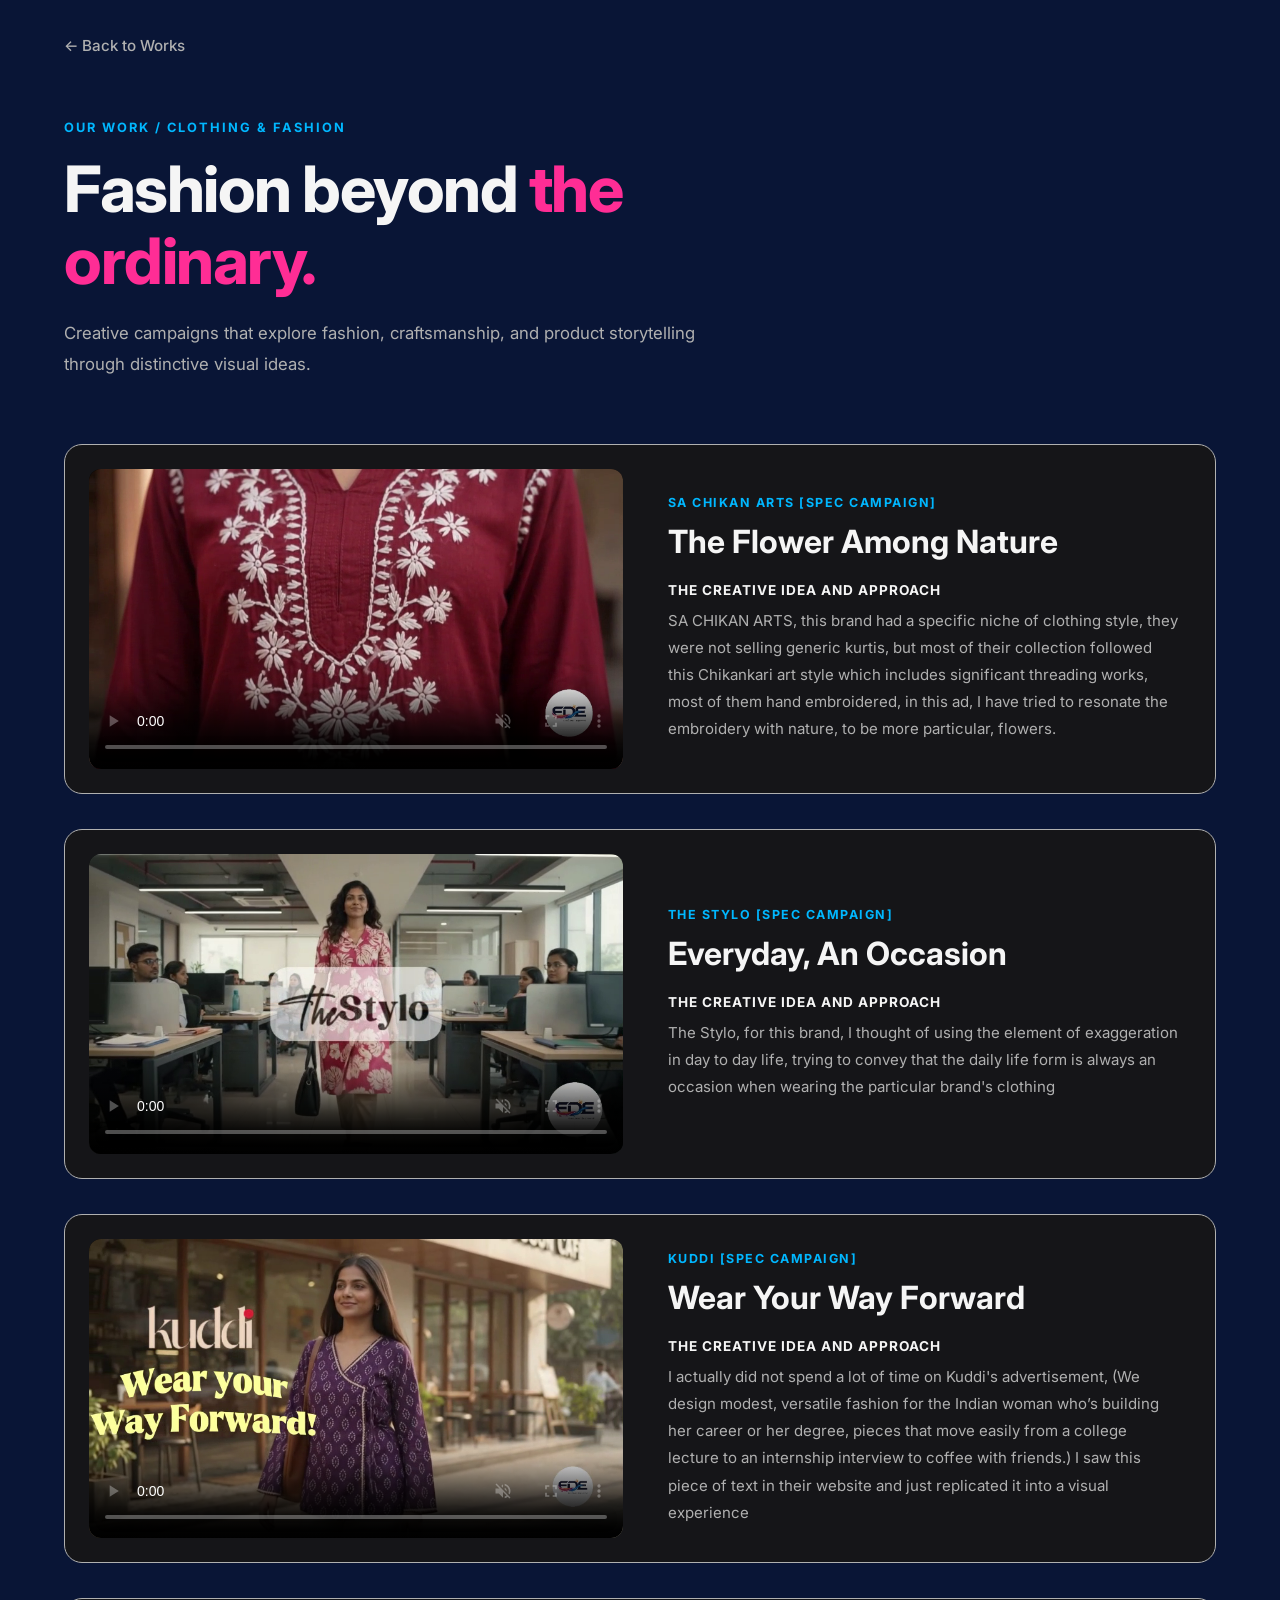
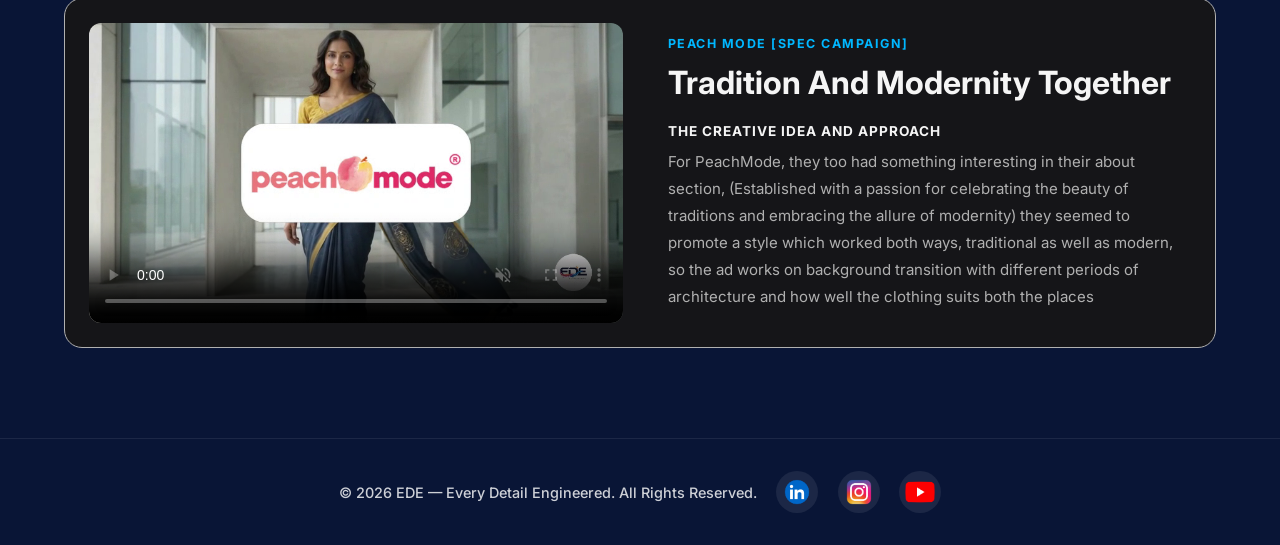
<file: works/clothing.html>
<!DOCTYPE html>
<html lang="en">
<head>
    <meta charset="UTF-8">
    <meta name="viewport" content="width=device-width, initial-scale=1.0">

    <title>Clothing & Fashion Ads | EDE</title>
    <meta name="description" content="Explore EDE's fashion advertising concepts, combining product storytelling, visual creativity, and craftsmanship.">

    <link rel="stylesheet" href="../style.css">
</head>

<body class="campaign-page" data-works-file="../clothing/info.json">

    <main class="campaign-main">

        <a href="../works.html" class="back-to-works">
            &larr; Back to Works
        </a>

        <header class="campaign-header">
            <p class="campaign-eyebrow">OUR WORK / CLOTHING & FASHION</p>

            <h1>
                Fashion beyond <span class="campaign-accent">the ordinary.</span>
            </h1>

            <p class="campaign-intro">
                Creative campaigns that explore fashion, craftsmanship,
                and product storytelling through distinctive visual ideas.
            </p>
        </header>

        <section
            class="campaign-list"
            id="campaign-list"
            aria-label="Clothing and fashion advertising campaigns"
        >
            <p class="campaign-loading">Loading campaigns...</p>
        </section>

    </main>

    <div class="footer">
        <p>© <span id="year"></span> EDE — Every Detail Engineered. All Rights Reserved.</p>

        <a href="https://www.linkedin.com/company/ede-every-detail-engineered/"
           target="_blank"
           rel="noopener noreferrer">
            <img
                src="../elements/linkedin-logo-linkedin-icon-transparent-free-png.webp"
                alt="LinkedIn"
                class="footer-linkedin-logo"
            >
        </a>

        <a href="https://www.instagram.com/ede_ai_ads/"
           target="_blank"
           rel="noopener noreferrer">
            <img
                src="../elements/instagram-logo-instagram-icon-transparent-free-png.webp"
                alt="Instagram"
                class="footer-instagram-logo"
            >
        </a>
        <a href="https://www.youtube.com/@EveryDetailEngineered" target="_blank" rel="noopener noreferrer">
            <img src="../elements/youtubelogo-Photoroom.png" alt="youtube logo" class="footer-instagram-logo">
        </a>
    </div>

    <script src="../script.js"></script>
</body>
</html>
</file>
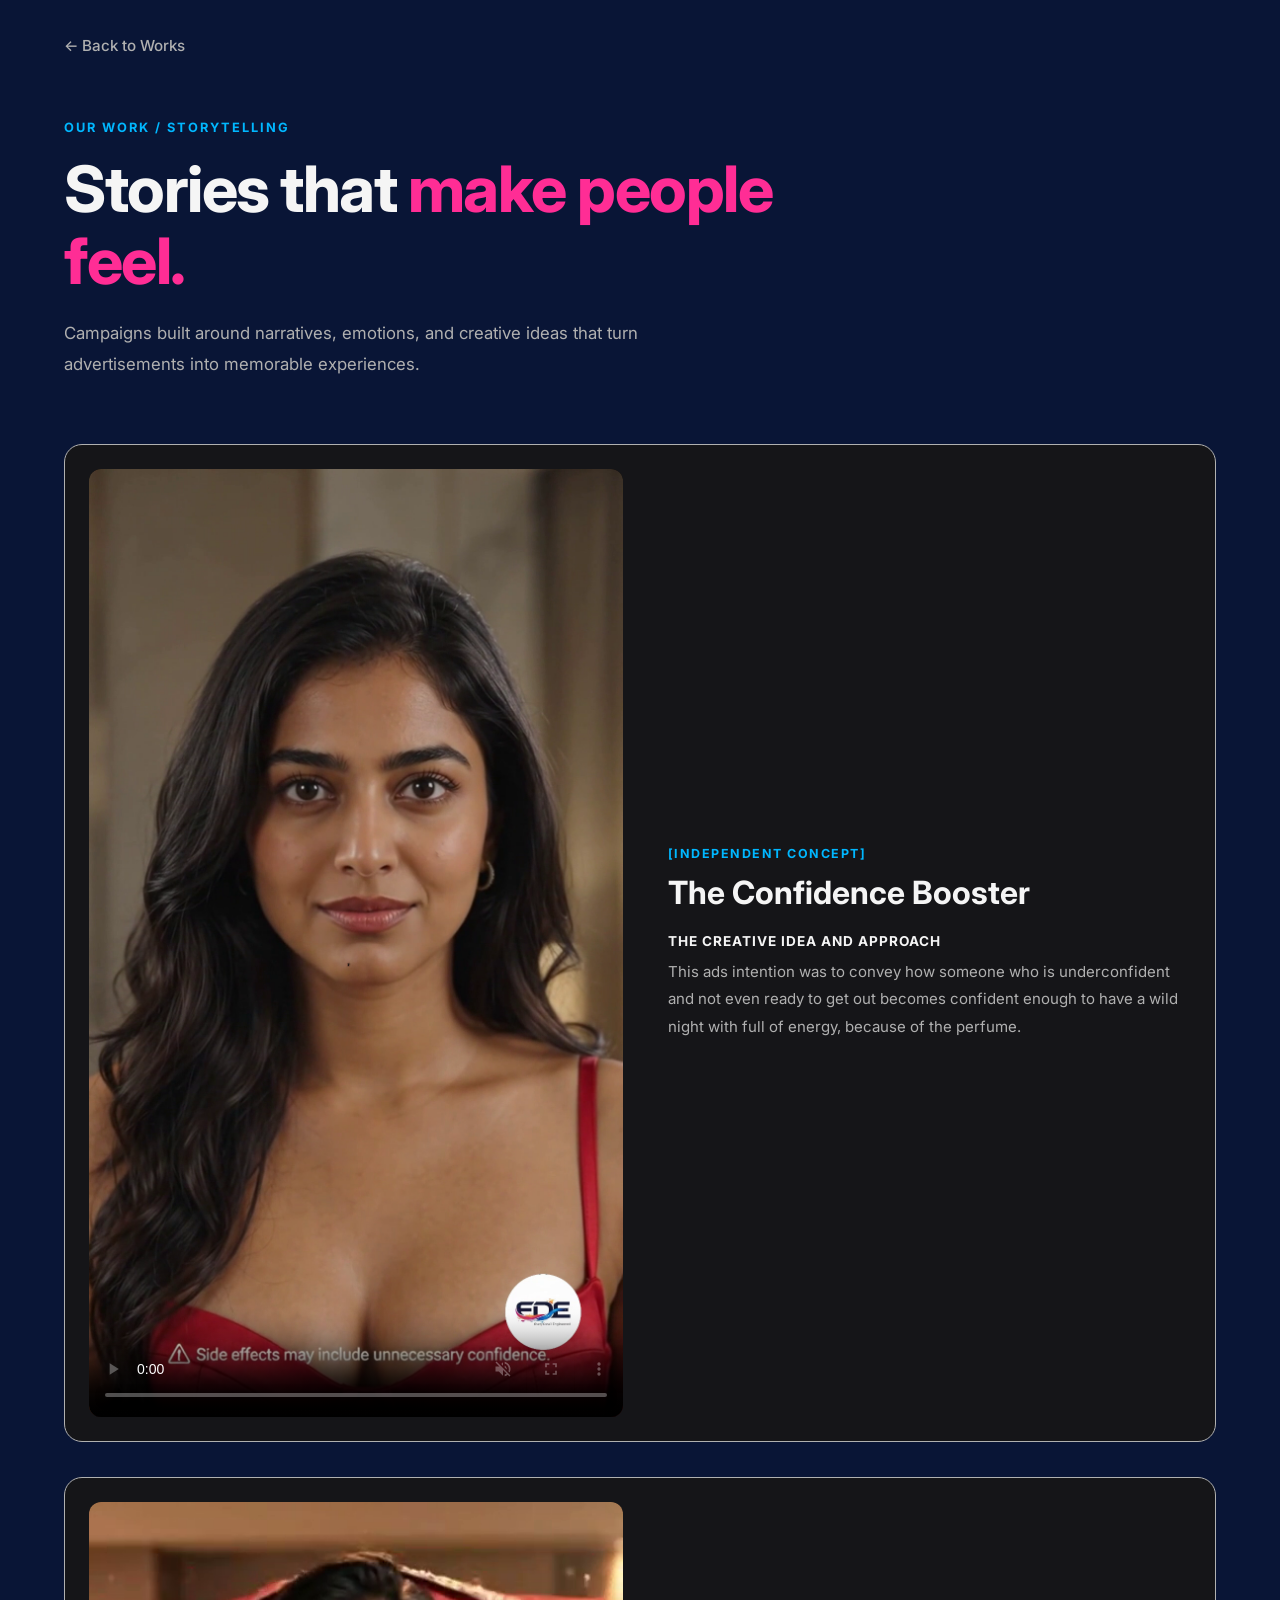
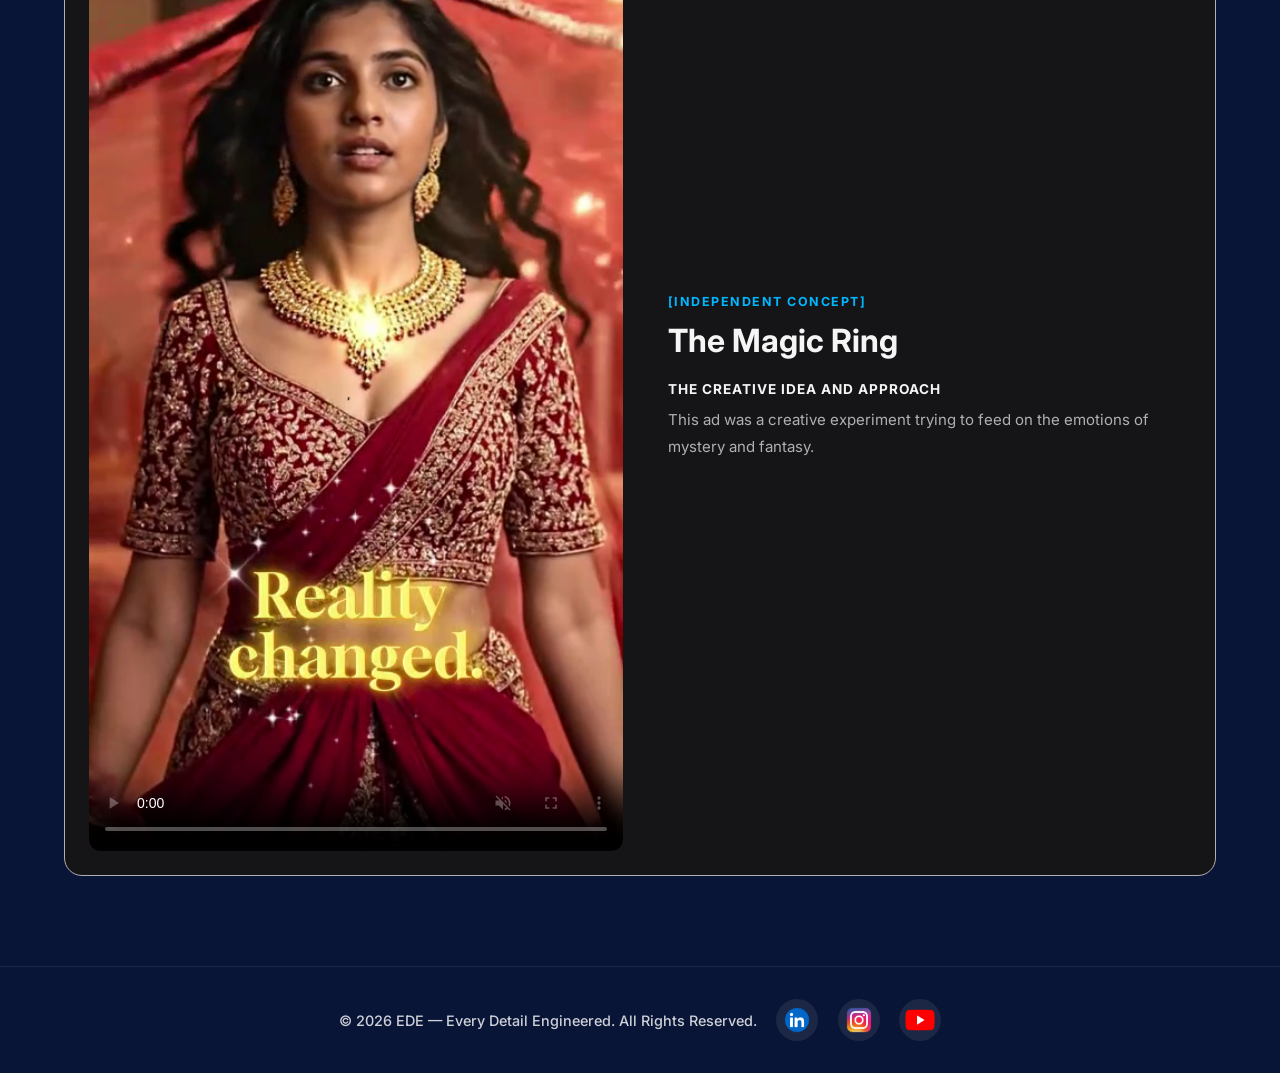
<file: works/storytelling.html>
<!DOCTYPE html>
<html lang="en">
<head>
    <meta charset="UTF-8">
    <meta name="viewport" content="width=device-width, initial-scale=1.0">

    <title>Storytelling Ads | EDE</title>
    <meta name="description" content="Explore EDE's storytelling advertising concepts, where creative ideas become visual narratives.">

    <link rel="stylesheet" href="../style.css">
</head>

<body class="campaign-page" data-works-file="../storytelling/info.json">

    <main class="campaign-main">

        <a href="../works.html" class="back-to-works">
            &larr; Back to Works
        </a>

        <header class="campaign-header">
            <p class="campaign-eyebrow">OUR WORK / STORYTELLING</p>

            <h1>
                Stories that <span class="campaign-accent">make people feel.</span>
            </h1>

            <p class="campaign-intro">
                Campaigns built around narratives, emotions, and creative ideas
                that turn advertisements into memorable experiences.
            </p>
        </header>

        <section
            class="campaign-list"
            id="campaign-list"
            aria-label="Storytelling advertising campaigns"
        >
            <p class="campaign-loading">Loading campaigns...</p>
        </section>

    </main>

    <div class="footer">
        <p>© <span id="year"></span> EDE — Every Detail Engineered. All Rights Reserved.</p>

        <a href="https://www.linkedin.com/company/ede-every-detail-engineered/"
           target="_blank"
           rel="noopener noreferrer">
            <img
                src="../elements/linkedin-logo-linkedin-icon-transparent-free-png.webp"
                alt="LinkedIn"
                class="footer-linkedin-logo"
            >
        </a>

        <a href="https://www.instagram.com/ede_ai_ads/"
           target="_blank"
           rel="noopener noreferrer">
            <img
                src="../elements/instagram-logo-instagram-icon-transparent-free-png.webp"
                alt="Instagram"
                class="footer-instagram-logo"
            >
        </a>
        <a href="https://www.youtube.com/@EveryDetailEngineered" target="_blank" rel="noopener noreferrer">
            <img src="../elements/youtubelogo-Photoroom.png" alt="youtube logo" class="footer-instagram-logo">
        </a>
    </div>

    <script src="../script.js"></script>
</body>
</html>
</file>
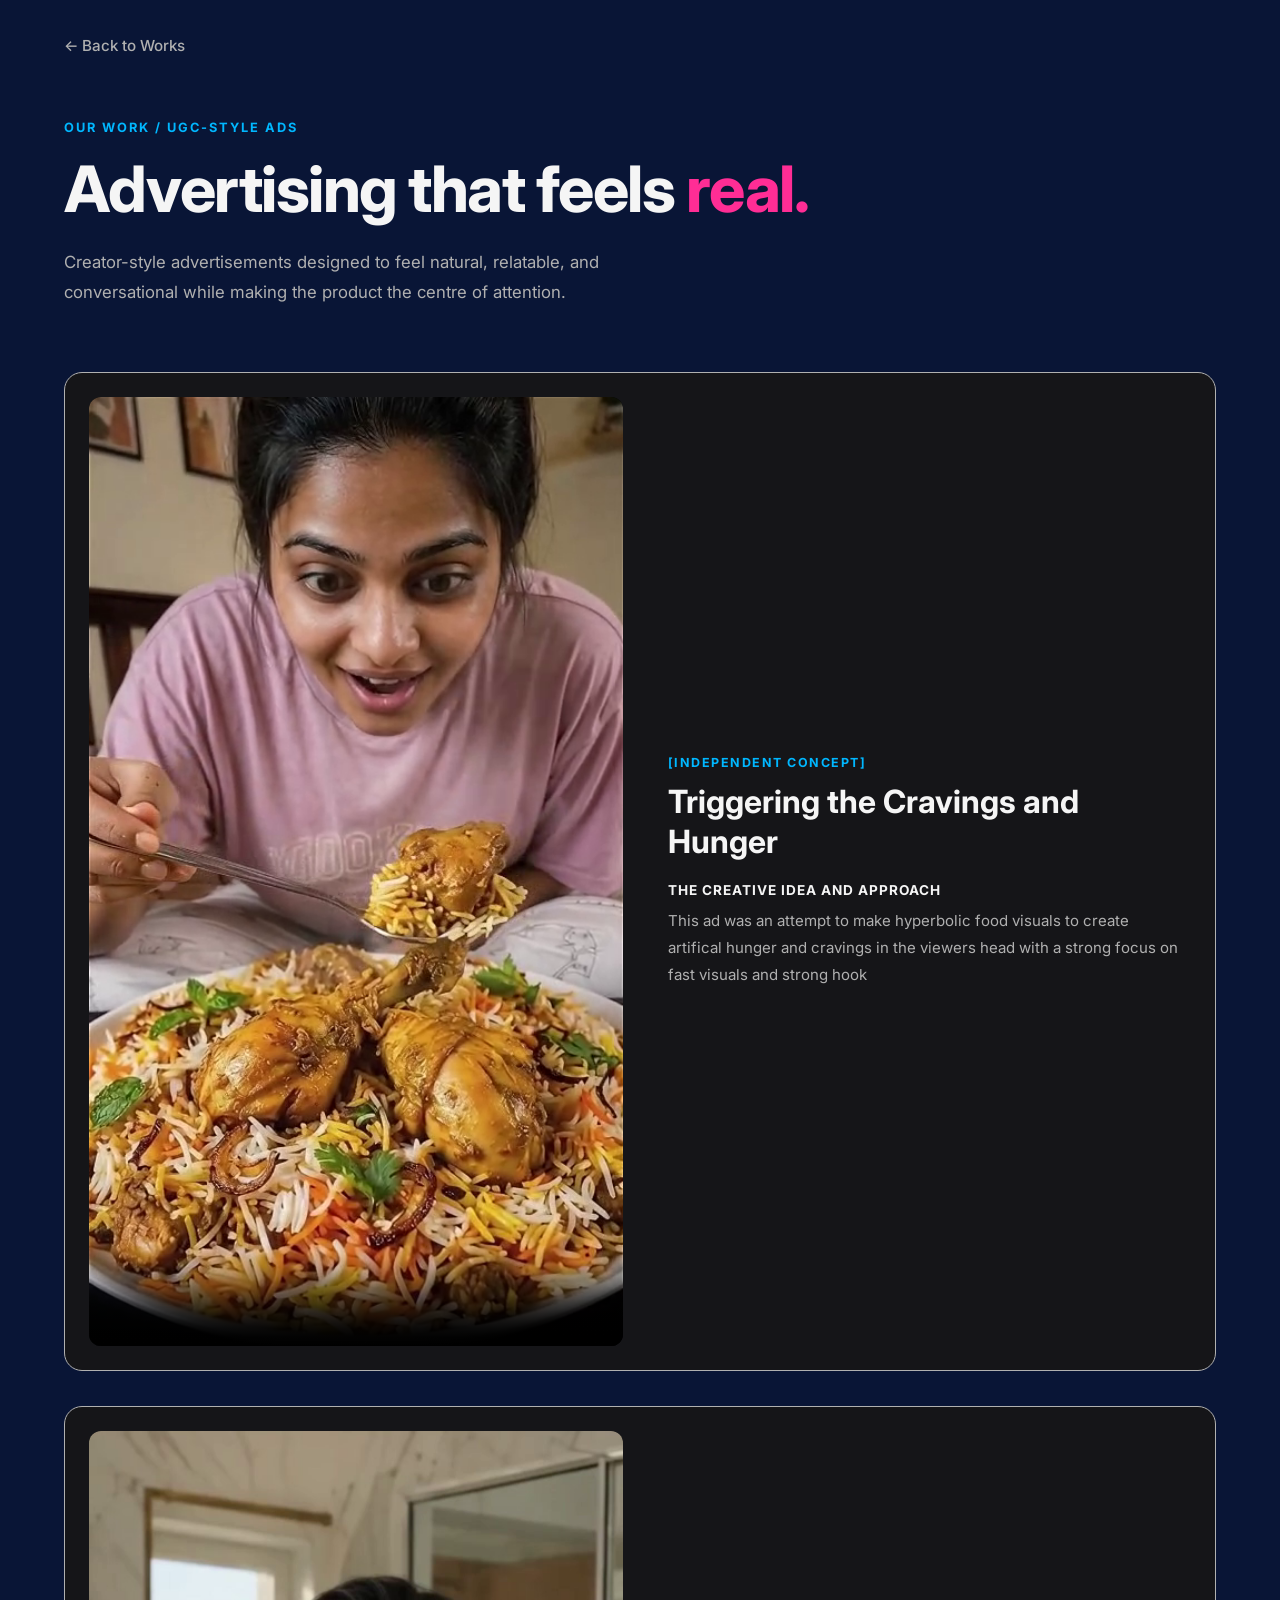
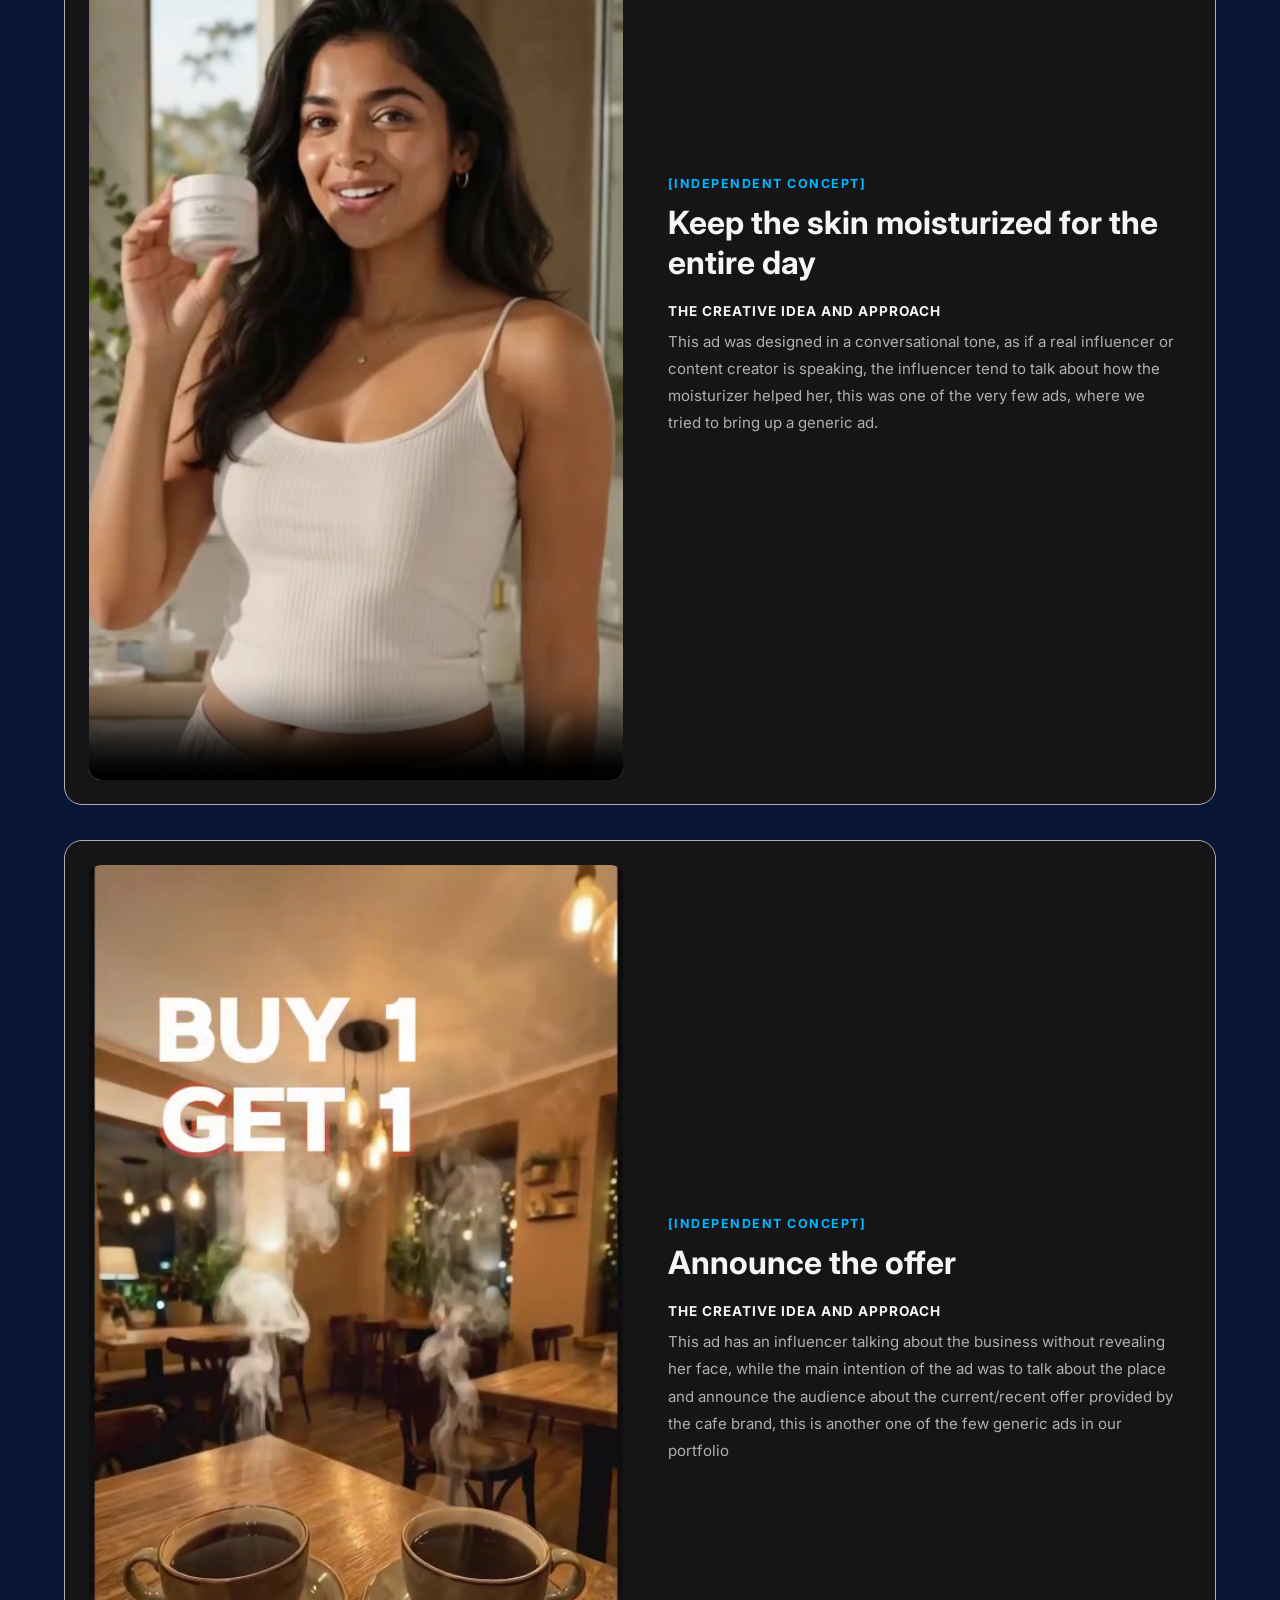
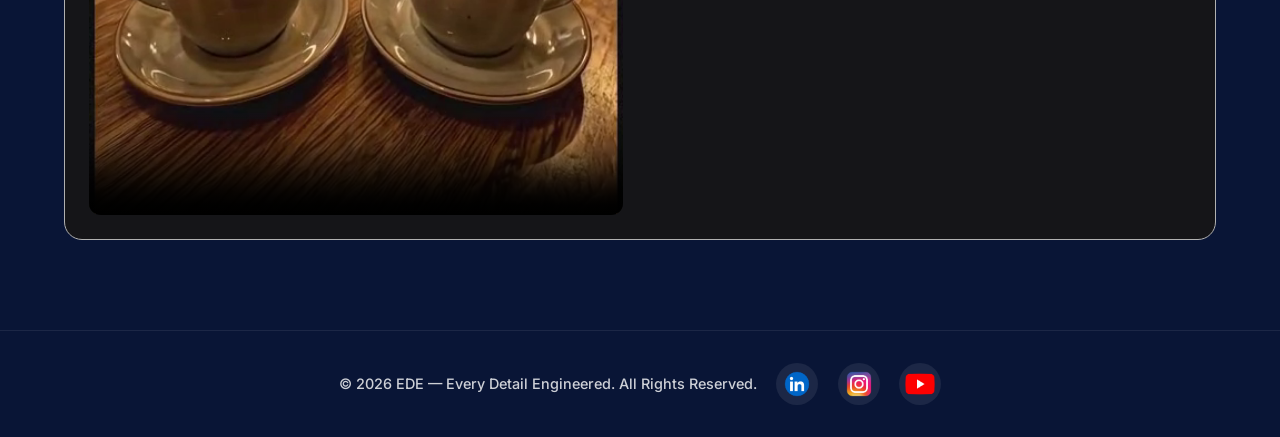
<file: works/ugc.html>
<!DOCTYPE html>
<html lang="en">
<head>
    <meta charset="UTF-8">
    <meta name="viewport" content="width=device-width, initial-scale=1.0">

    <title>UGC-Style Ads | EDE</title>
    <meta name="description" content="Explore EDE's creator-style advertising concepts and relatable product storytelling.">

    <link rel="stylesheet" href="../style.css">
</head>

<body class="campaign-page" data-works-file="../ugc/info.json">

    <main class="campaign-main">

        <a href="../works.html" class="back-to-works">
            &larr; Back to Works
        </a>

        <header class="campaign-header">
            <p class="campaign-eyebrow">OUR WORK / UGC-STYLE ADS</p>

            <h1>
                Advertising that feels <span class="campaign-accent">real.</span>
            </h1>

            <p class="campaign-intro">
                Creator-style advertisements designed to feel natural,
                relatable, and conversational while making the product
                the centre of attention.
            </p>
        </header>

        <section
            class="campaign-list"
            id="campaign-list"
            aria-label="UGC-style advertising campaigns"
        >
            <p class="campaign-loading">Loading campaigns...</p>
        </section>

    </main>

    <div class="footer">
        <p>© <span id="year"></span> EDE — Every Detail Engineered. All Rights Reserved.</p>

        <a href="https://www.linkedin.com/company/ede-every-detail-engineered/"
           target="_blank"
           rel="noopener noreferrer">
            <img
                src="../elements/linkedin-logo-linkedin-icon-transparent-free-png.webp"
                alt="LinkedIn"
                class="footer-linkedin-logo"
            >
        </a>

        <a href="https://www.instagram.com/ede_ai_ads/"
           target="_blank"
           rel="noopener noreferrer">
            <img
                src="../elements/instagram-logo-instagram-icon-transparent-free-png.webp"
                alt="Instagram"
                class="footer-instagram-logo"
            >
        </a>
        <a href="https://www.youtube.com/@EveryDetailEngineered" target="_blank" rel="noopener noreferrer">
            <img src="../elements/youtubelogo-Photoroom.png" alt="youtube logo" class="footer-instagram-logo">
        </a>
    </div>

    <script src="../script.js"></script>
</body>
</html>
</file>
<file: style.css>
/* ===== GOOGLE FONT ===== */
@import url('https://fonts.googleapis.com/css2?family=Inter:wght@400;500;600;700;800&display=swap');

/* =========================
   EDE THEME VARIABLES
========================= */

:root {
    /* Existing / Light Theme */
    --bg-color: #ffffff;
    --text-color: #111111;
    --secondary-text: #5f6677;
    --card-bg: #f5f5f5;
    --border-color: rgba(9, 21, 54, .15);
    --nav-bg: #ffffff;
    --price-color: #0049ff;

    /* EDE Brand */
    --brand-blue: #091536;
    --brand-blue-light: #0077ff;
}


/* =========================
   DARK THEME
========================= */

body.dark-mode {
    --bg-color: #091536;
    --text-color: #f5f5f5;
    --secondary-text: #b0b0b0;
    --card-bg: #151518;
    --nav-bg: #091536;
    --border-color: #b0b0b0;
    --price-color: #00b7ff;

    /* Keep EDE branding */
    --brand-blue: #ff2d95;
    --brand-blue-light: #00b7ff;
}

* {
    margin: 0;
    padding: 0;
    box-sizing: border-box;
    font-family: 'Inter', sans-serif;
}

html {
    scroll-behavior: smooth;
}

/* body {
    background: #f8f9fb;
    color: #091536;
    
} */
body {
    background: var(--bg-color);
    color: var(--text-color);
    overflow-x: hidden;
    transition: background-color 0.3s ease, color 0.3s ease;
}
.sun-icon {
    display: none;
    cursor: pointer;
}
.moon-icon {
    cursor: pointer;
}

body.dark-mode .moon-icon {
    display: none;
}

body.dark-mode .sun-icon {
    display: block;

    
}
.logo {
    height: 180px;
    width: auto;
    cursor: pointer;
}
.logo-dark {
    display: none;
    

}

body.dark-mode .logo-light {
    display: none;
}

body.dark-mode .logo-dark {
    display: block;
    height:97px;
    
}
body.dark-mode .prev img,
body.dark-mode .next img {
    filter: invert(1);
}
/* ========================
   SCROLLBAR
   ======================== */

::-webkit-scrollbar {
    width: 10px;
}

::-webkit-scrollbar-track {
    background: transparent;
}

::-webkit-scrollbar-thumb {
    background: #091536;
    border-radius: 10px;
}

::-webkit-scrollbar-thumb:hover {
    background: #091536;
}


/* ========================
   DARK MODE SCROLLBAR
   ======================== */

body.dark-mode::-webkit-scrollbar-thumb {
    background: #ff2d95;
}

body.dark-mode::-webkit-scrollbar-thumb:hover {
    background: #ff2d95;
}
::-webkit-scrollbar {
    width: 8px;
}
::-webkit-scrollbar-thumb {
    background: rgba(9, 21, 54, 0.85);
    border-radius: 10px;
}

body.dark-mode::-webkit-scrollbar-thumb {
    background: rgba(255, 45, 149, 0.85);
}

.contact,
.ham,
.theme-toggle,
.theme-toggle svg {
    -webkit-tap-highlight-color: transparent;
    user-select: none;
}

.theme-toggle:focus,
.theme-toggle:focus-visible,
.theme-toggle:active {
    outline: none;
    background: transparent;
    box-shadow: none;
}
/* ==========================
   NAVBAR
========================== */

.nav {
    width: 100%;
    height: 90px;

    display: flex;
    /* justify-content:space-around; */
    align-items: center;
    gap: 20vw;

    padding: 0 6vw;

    background: var(--bg-color);

    backdrop-filter: blur(15px);

    position: fixed;
    top: 0;
    left: 0;

    z-index: 1000;

    border-bottom: 1px solid rgba(9, 21, 54, .08);
    background-color: var(--nav-bg);

}

/* Logo */



/* Navigation Links */

.nav-links {
    display: flex;
    /* justify-content:center; */
    /* align-items:center; */
    gap: 3rem;
}

.nav-links a {
    text-decoration: none;
    color: var(--brand-blue);

    font-size: 0.95rem;
    font-weight: 600;

    transition: .3s ease;
    position: relative;
}

.nav-links a::after {
    content: "";
    position: absolute;

    left: 0;
    bottom: -8px;

    width: 0;
    height: 2px;

    background: linear-gradient(90deg,
            #ff7a18,
            #ff2d95,
            #00b7ff);

    transition: .35s ease;
}

.nav-links a:hover {
    color:var(--brand-blue-light);
}

.nav-links a:hover::after {
    width: 100%;
}

/* CTA */
.contact{
    display:flex;
    align-items:center;
    gap: 14px;
}
.contact a {
    text-decoration: none;

    padding: 7px 15px;

    border-radius: 999px;

    font-weight: 700;
    font-size: 0.95rem;

    color: white;

    background: linear-gradient(135deg,
            #091536,
            #0049ff,
            #00b7ff);

    box-shadow:
        0 10px 25px rgba(0, 119, 255, .25);

    transition: .35s ease;
}

.contact a:hover {
    transform: translateY(-3px);

    box-shadow:
        0 15px 35px rgba(0, 119, 255, .35);
}

/* ==========================
   HERO SECTION
========================== */

.hero {
    min-height: 100vh;

    display: flex;
    /* justify-content:center; */
    align-items: center;
    flex-direction: column;

    text-align: center;

    padding-top: 200px;

    position: relative;
}

/* Background Glow */

.hero::before {
    content: "";

    position: absolute;

    width: 600px;
    height: 600px;

    background:
        radial-gradient(circle,
            rgba(0, 183, 255, .15),
            transparent 70%);

    top: 50%;
    left: 50%;

    transform: translate(-50%, -50%);
    pointer-events: none;
}

/* Heading */

.hero h1 {
    font-size: clamp(4rem, 9vw, 6rem);

    font-weight: 800;

    line-height: 1;

    letter-spacing: -4px;

    color: var(--brand-blue);
}

.hero h1 span {
    background: linear-gradient(135deg,
            #ff7a18,
            #ff2d95,
            #00b7ff);

    background-clip: text;
    -webkit-background-clip: text;

    color: transparent;
    -webkit-text-fill-color: transparent;
}

.hero p {
    margin-top: 1.5rem;

    font-size: 1.2rem;

    color: var(--secondary-text);

    max-width: 700px;
}

.hero-btn {
    margin-top: 2rem;

    display: inline-flex;
    gap: 1rem;
    /* cursor: pointer;  */
}

.hero-btn a {
    text-decoration: none;
    padding: 16px 34px;
    border-radius: 999px;
    font-weight: 600;
    cursor: pointer;
}

/* Primary */

.primary-btn {
    color: white;

    background: linear-gradient(135deg,
            #091536,
            #005eff);
    /* cursor: pointer; */
}

/* Secondary */

.secondary-btn {
    color: var(--brand-blue);
    /* cursor: pointer; */
    border: 1px solid var(--border-color);
    background: var(--bg-color);
}

/* ==========================
   MOBILE
========================== */
@media (max-width: 1120px) {
    .nav {
        gap: 10vw;
    }
}

@media (max-width: 800px) {
    .logo {
        height: 160px;
    }
    body.dark-mode .logo-dark {
        height: 80px;
    }

    .nav {
        gap: 3vw;
    }

    .contact a {
        text-decoration: none;

        padding: 7px 15px;

        border-radius: 999px;

        font-weight: 400;
        font-size: 10px;

        color: white;

        background: linear-gradient(135deg,
                #091536,
                #0049ff,
                #00b7ff);

        box-shadow:
            0 10px 25px rgba(0, 119, 255, .25);

        transition: .35s ease;
    }

}

@media (max-width: 600px) {

    .nav {
        justify-content: space-between;
        height: 75px;
    }

    .logo {
        height: 140px;
    }
    body.dark-mode .logo-dark{
        height: 60px;
    }

    /* Hide desktop nav */

    .nav-links {
        display: none;
    }

    .contact {
        display: none;
    }

    .hero {
        padding-top: 120px;
        padding-inline: 1.5rem;
        align-items: center;
        align-self: center;
    }

    .hero h1 {
        font-size: clamp(3rem, 14vw, 5rem);
        letter-spacing: -2px;
    }

    .hero p {
        font-size: .95rem;
        line-height: 1.7;
    }

    .hero-btn {
        flex-direction: column;
        width: 100%;
        align-items: center;
    }

    .hero-btn a {
        width: 100%;
        max-width: 300px;
        text-align: center;
    }

    .hero::before {
        content: "";
        position: absolute;
        width: 100vw;
    }
}

@media (max-width: 300px) {
    .logo {
        height: 100px;
    }
    body.dark-mode .logo-dark{
        height: 40px;
    }

    .hero h1 {
        font-size: clamp(1rem, 10vw, 6rem);
        letter-spacing: -2px;
    }

    .hero p {
        font-size: .8rem;
    }

    /* .hero-btn{
        flex-direction:column;
        width:100%;
        justify-content:center;
        align-items:center;
        padding-top: 0;
    } */
    .hero-btn a {
        width: 75%;
        height: 40px;
        font-size: .8rem;
    }

    .primary-btn {
        display: flex;
        justify-content: center;
        align-items: center;
    }

    .secondary-btn {
        display: flex;
        justify-content: center;
        align-items: center;
    }
}

.ham {
    display: none;
}

.newnav {
    display: flex;
    flex-direction: column;

    position: absolute;
    top: 75px;
    right: 20px;

    background-color: var(--bg-color);

    padding: 10px 20px;

    border-radius: 12px;

    box-shadow: 0 10px 30px rgba(0, 0, 0, 0.1);

    opacity: 0;
    visibility: hidden;

    transform: translateY(-20px);

    transition:
        opacity 0.3s ease,
        transform 0.3s ease,
        visibility 0.3s ease;
}

/* Active state */

.newnav.active {
    opacity: 1;
    visibility: visible;

    transform: translateY(0);
}

.newnav a {
    text-decoration: none;
    color: var(--brand-blue);
    font-size: 0.95rem;
    font-weight: 600;
    padding: 10px 0;
}

@media (max-width: 600px) {
    .ham {
        display: flex;
        align-items: center;
        gap: 10px;
        position: absolute;
        top: 20px;
        right: 60px;
        width: 30px;
        height: 30px;
        cursor: pointer;
        z-index: 1001;
        cursor: pointer;
    }

    .ham img {
        width: auto;
        height: 40px;
        /* background-color: #091536; */
        /* margin: 5px 0; */
        transition: all 0.3s ease;
    }
}

@media (max-width: 300px) {
    .ham img {
        width: auto;
        height: 30px;
    }
}

/* ==========================
   FOOTER
========================== */

.footer {
    width: 100%;

    display: flex;
    justify-content: center;
    align-items: center;
    gap: 1.2rem;

    padding: 2rem 5vw;

    background: #091536;
    color: #ffffff;

    border-top: 1px solid rgba(255, 255, 255, 0.08);

    flex-wrap: wrap;
    /* position: relative;
    top: 80vh; */
}

.footer p {
    font-size: 0.9rem;
    font-weight: 500;

    color: rgba(255, 255, 255, 0.8);

    text-align: center;
}

/* Social Links */

.footer a {
    display: flex;
    align-items: center;
    justify-content: center;

    width: 42px;
    height: 42px;

    border-radius: 50%;

    background: rgba(255, 255, 255, 0.08);

    transition: all 0.3s ease;
}

.footer a:hover {
    transform: translateY(-3px);

    background: linear-gradient(135deg,
            #ff7a18,
            #ff2d95,
            #00b7ff);

    box-shadow: 0 8px 20px rgba(0, 183, 255, 0.25);
}

.footer-linkedin-logo,
.footer-instagram-logo {
    width: 40px;
    height: 40px;

    object-fit: contain;
}

/* ==========================
   MOBILE
========================== */

@media (max-width: 600px) {

    .footer {
        /* flex-direction: column; */
        gap: 1rem;

        padding: 1.5rem;
    }

    .footer p {
        font-size: 0.8rem;
        line-height: 1.5;
    }

}

/* ==========================
   SERVICES PAGE
========================== */

.services {
    min-height: calc(100vh - 90px);

    padding-top: 140px;
    padding-bottom: 80px;
    padding-inline: 6vw;
}

/* Heading */

.heading {
    text-align: center;
    margin-bottom: 4rem;
}
.section-heading {
    text-align: center;
    margin-bottom: 4rem;
}

.heading h2 {
    font-size: clamp(2.5rem, 5vw, 4rem);

    font-weight: 800;

    color: var(--brand-blue);

    margin-bottom: 1rem;

    letter-spacing: -2px;
}
.section-heading h2 {
    font-size: clamp(2.5rem, 5vw, 4rem);

    font-weight: 800;

    color: var(--brand-blue);

    margin-bottom: 1rem;

    letter-spacing: -2px;
}

.heading p {
    max-width: 700px;

    margin: auto;

    font-size: 1.1rem;

    line-height: 1.8;

    color: var(--secondary-text);
}

.section-heading p {
    max-width: 700px;

    margin: auto;

    font-size: 1.1rem;

    line-height: 1.8;

    color: var(--secondary-text);
}

/* Grid */

.services-grid {
    display: grid;

    grid-template-columns: repeat(auto-fit, minmax(320px, 1fr));

    gap: 2rem;
}

/* Card */

.service-card {
    background: var(--bg-color);

    padding: 2rem;

    border-radius: 24px;

    border: 1px solid var(--border-color);

    transition: all .35s ease;

    position: relative;

    overflow: hidden;
}

/* Gradient Top Line */

.service-card::before {
    content: "";

    position: absolute;

    top: 0;
    left: 0;

    width: 100%;
    height: 4px;

    background: linear-gradient(90deg,
            #ff7a18,
            #ff2d95,
            #00b7ff);
}

/* Hover */

.service-card:hover {
    transform: translateY(-8px);

    box-shadow:
        0 20px 40px rgba(0, 0, 0, .08);
}

/* Title */

.service-card h3 {
    font-size: 1.35rem;

    color: var(--brand-blue);

    margin-bottom: .75rem;

    font-weight: 700;
}

/* Type */

.service-type {
    color: var(--secondary-text);

    margin-bottom: 1.5rem;

    line-height: 1.7;
}

/* Price */

.price {
    margin-top: 1rem;

    font-size: 1.6rem;

    font-weight: 800;

    color: var(--price-color);
}

/* Negotiable */

.negotiable {
    display: inline-block;

    margin-top: .5rem;

    color: #ff2d95;

    font-weight: 600;
}

/* Lists */

.service-card ul {
    list-style: none;

    margin: 1.2rem 0;
}

.service-card ul li {
    position: relative;

    padding-left: 1.5rem;

    margin-bottom: .8rem;

    color: #4f5565;
}

/* Custom Bullet */

.service-card ul li::before {
    content: "✓";

    position: absolute;

    left: 0;

    color: #00b7ff;

    font-weight: 700;
}

/* Featured Cards */

.featured {
    background: var(--bg-color);
    border: 2px solid var(--border-color);
    box-shadow: 0 12px 35px rgba(0, 183, 255, 0.08);
}

/* Featured Badge */

.featured::after {
    content: "Popular";

    position: absolute;

    top: 18px;
    right: 18px;

    padding: 6px 12px;

    border-radius: 999px;

    font-size: .75rem;

    font-weight: 700;

    color: white;

    background:
        linear-gradient(135deg,
            #ff7a18,
            #ff2d95);
}

@media (max-width:768px) {

    .services {
        padding-top: 120px;
        padding-inline: 1.5rem;
    }

    .services-grid {
        gap: 1.5rem;
    }

    .service-card {
        padding: 1.5rem;
    }

    .price {
        font-size: 1.4rem;
    }

    .heading {
        margin-bottom: 3rem;
    }
    .section-heading {
        margin-bottom: 3rem;
    }

}

@media (max-width:480px) {

    .heading h2 {
        font-size: 2.2rem;
    }

    .heading p {
        font-size: .95rem;
    }
    .section-heading h2 {
        font-size: 2.2rem;
    }

    .section-heading p {
        font-size: .95rem;
    }

    .services-grid {
        grid-template-columns: 1fr;
    }

}

.cardofworks video{
    width:100%;
    height:500px;
    object-fit:cover;
    border-radius:20px;
    box-shadow:
        0 10px 25px rgba(0,0,0,.08);
    transition:.35s ease;
}
.cardofworks:hover video{

    transform:translateY(-4px);

}

.works-grid {
    display: flex;
    gap: 30px;
    width: 100%;
    align-items: flex-start;
    justify-content: center;
    flex-wrap: wrap;
}

.works-container {
    width: 100%;
    padding: 20px 5%;
}

.cardofworks {
    display: flex;
    flex-direction: column;
    gap: 15px;
    width: 280px;
}

.cardofworks h3{
    font-size:1.15rem;
    font-weight:700;
    color: var(--brand-blue);
    margin:0;
    align-self:flex-start;
}

.cardofworks p{
    font-size:.92rem;
    line-height:1.7;
    color: var(--secondary-text);
    margin:0;
}

.section-heading {
    margin-bottom: 10px;
    margin-top: 10px;
}

@media(max-width:768px){

    .cardofworks{

        width:220px;

    }


    .cardofworks video{

        height:400px;

    }

}



@media(max-width:480px){

    .cardofworks{

        width:180px;

    }


    .cardofworks video{

        height:320px;

    }

}
.section-heading{
    padding-top: 100px;
    text-align: center;
    max-width: 800px;
    margin: 0 auto 0 auto;
}
/* .works{
    height:100vh;
} */
 body {
   background: var(--bg-color);
    color: var(--text-color);
    overflow-x: hidden;

    /* Add these three */
    min-height: 100vh;
    display: flex;
    flex-direction: column;
}

.works {
    flex: 1;
}

.cardofworks:hover .mute-icon{ 
    cursor: pointer;
    visibility: visible;
} 
.cardofworks .mute-icon{
    width: 20px;
    position: relative;
    bottom:60px;
    left: 20px;
    filter: invert(1);
    visibility: hidden;
}
.testimonials{

 margin-top:100px;
 margin-bottom:100px;
    padding:0 5%;

}


.testimonials h3{
    font-size:2.3rem;
    font-weight:800;
    color: var(--brand-blue);
    text-align:center;
    margin-bottom:10px;

}


.testimonials > h4{
    font-size:1rem;
    font-weight:500;
    color: var(--secondary-text);
    text-align:center;
    margin-bottom:50px;

}



.testimonial-grid{
    display:flex;
    justify-content:center;

}



.testimonial-card{
    max-width:750px;
    padding:40px;
    background: var(--bg-color);
    border-radius:24px;
    box-shadow:

        0 12px 35px rgba(9,21,54,.08);



    border:1px solid rgba(95,206,255,.15);
    transition:.35s ease;


}



.testimonial-card:hover{


    transform:translateY(-5px);



    box-shadow:

        0 18px 45px rgba(9,21,54,.12);


}



.testimonial-card p{
    font-size:1rem;
    line-height:1.9;
    color: var(--secondary-text);
    font-style:italic;
    margin-bottom:30px;


}



.testimonial-card h4{
    font-size:1.1rem;
    font-weight:700;
    color: var(--brand-blue);
    margin:0;
}



.testimonial-card span{
    display:block;
    margin-top:5px;
    color:#42BC90;
    font-size:.9rem;
    font-weight:600;
}
@media (max-width:768px){

    .testimonials{

        margin-top:80px;

        padding:0 30px;

    }


    .testimonials h3{

        font-size:2rem;

    }


    .testimonials > h4{

        font-size:.95rem;

        margin-bottom:40px;

    }


    .testimonial-card{

        padding:30px;

        border-radius:20px;

    }


    .testimonial-card p{

        font-size:.95rem;

        line-height:1.8;

    }

}
@media (max-width:480px){

    .testimonials{

        margin-top:60px;

        padding:0 20px;

    }


    .testimonials h3{

        font-size:1.75rem;

    }


    .testimonials > h4{

        font-size:.9rem;

        margin-bottom:30px;

    }


    .testimonial-card{

        padding:24px;

        border-radius:16px;

    }


    .testimonial-card p{

        font-size:.9rem;

        line-height:1.7;

    }


    .testimonial-card h4{

        font-size:1rem;

    }


    .testimonial-card span{

        font-size:.85rem;

    }

}
/* ===========================
   ABOUT PAGE
=========================== */

.about{

    padding:120px 7% 80px;

    max-width:1200px;

    margin:auto;

}


.about section{

    margin-bottom:90px;

}


/* Hero */

.about-hero{

    text-align:center;

    margin-bottom:70px;

}


.about-hero h1{

    font-size:3.2rem;

    font-weight:800;

    color: var(--brand-blue);

    margin-bottom:10px;

}


.tagline{

    font-size:1.4rem;

    font-weight:700;

    letter-spacing:2px;

    font-family: Georgia, serif;

    background:linear-gradient(
        135deg,
        #ffb578,
        #ff4893,
        #5fceff
    );

    -webkit-background-clip:text;
    background-clip:text;

    color:transparent;

}


/* Generic sections */

.about-content,
.why-ede,
.philosophy{

    max-width:850px;

    margin:auto auto 90px;

}


.about-content p,
.why-ede p,
.philosophy p{

    font-size:1rem;

    line-height:1.9;

    color: var(--secondary-text);

    margin-bottom:18px;

}


.about-services h2,
.why-ede h2,
.approach h2,
.industries h2,
.philosophy h2,
.cta-section h2{

    text-align:center;

    font-size:2.2rem;
color: var(--brand-blue);

    margin-bottom:50px;

}


/* Services */

.service-list{

    display:grid;

    grid-template-columns:
    repeat(auto-fit,minmax(260px,1fr));

    gap:30px;

    margin-bottom:90px;

}


.service-item{

    background: var(--bg-color);

    padding:30px;

    border-radius:22px;

    border:1px solid rgba(95,206,255,.15);

    box-shadow:

    0 10px 25px rgba(9,21,54,.05);

    transition:.3s;

}


.service-item:hover{


    transform:translateY(-4px);


    box-shadow:

    0 18px 40px rgba(9,21,54,.08);

}


.service-item h3{

    color: var(--brand-blue);

    font-size:1.15rem;

    margin-bottom:15px;

}


.service-item p{

    color: var(--secondary-text);

    line-height:1.7;

}



/* Approach */

.approach{

    margin-bottom:90px;

}


.approach-grid{

    display:grid;

    grid-template-columns:
    repeat(auto-fit,minmax(220px,1fr));

    gap:25px;

}


.step{

    background: var(--bg-color);

    padding:30px;

    border-radius:20px;

    text-align:center;

}


.step h3{

    color: var(--brand-blue);

    margin-bottom:12px;

}


.step p{

    color: var(--secondary-text);

    line-height:1.7;

}



/* Industries */


.industries{

    margin-bottom:90px;

}


.industries ul{

    display:flex;

    flex-wrap:wrap;

    justify-content:center;

    gap:15px;

    list-style:none;

    padding:0;

}


.industries li{


    background:#091536;


    color:white;


    padding:

    12px 22px;


    border-radius:999px;


    font-size:.95rem;


}



/* Philosophy */

.philosophy-tagline{


    text-align:center;


    font-size:1.2rem;


    color:#00B7FF;


    font-weight:700;


    margin-bottom:30px;


}



/* CTA */


.cta-section{


    text-align:center;


    padding:70px 30px;


    border-radius:28px;


    background:


    linear-gradient(

    135deg,


    rgba(0,183,255,.06),


    rgba(255,45,149,.06)

    );


}



.cta-section p{


    color: var(--secondary-text);


    margin-bottom:35px;


    font-size:1.05rem;


}



.about-contact-btn{


    display:inline-flex;


    align-items:center;


    justify-content:center;


    padding:14px 32px;


    border-radius:999px;


    text-decoration:none;


    color:white;


    font-weight:700;


    background:


    linear-gradient(

    135deg,

    #00B7FF,

    #FF2D95

    );


    transition:.3s;


}



.about-contact-btn:hover{


    transform:translateY(-3px);


    box-shadow:


    0 15px 35px rgba(0,183,255,.25);


}



/* ===========================
   RESPONSIVE
=========================== */


@media(max-width:768px){


    .about{


        padding:100px 6% 60px;


    }



    .about-hero h1{


        font-size:2.5rem;


    }



    .tagline{


        font-size:1.05rem;


    }



    .about-services h2,
    .why-ede h2,
    .approach h2,
    .industries h2,
    .philosophy h2,
    .cta-section h2{


        font-size:1.9rem;


    }



    .service-list{


        grid-template-columns:1fr;


    }



    .approach-grid{


        grid-template-columns:1fr;


    }


}



@media(max-width:480px){


    .about{


        padding:90px 5% 50px;


    }



    .about-hero h1{


        font-size:2rem;


    }



    .about-content p,
    .why-ede p,
    .philosophy p{


        font-size:.95rem;


    }



    .cta-section{


        padding:50px 20px;


    }



    .about-contact-btn{


        width:100%;


        max-width:280px;


    }


}
/* ===========================
   CONTACT PAGE
=========================== */

.contact-page{

    padding:120px 7% 80px;

    max-width:1200px;

    margin:auto;

}


/* Hero Section */

.contact-hero{

    text-align:center;

    margin-bottom:70px;

}


.contact-hero h1{

    font-size:3rem;

    font-weight:800;

    color: var(--brand-blue);

    line-height:1.2;

    margin-bottom:20px;

}


.contact-hero p{

    max-width:750px;

    margin:auto;

    color: var(--secondary-text);

    line-height:1.8;

    font-size:1rem;

}



/* Grid */

.contact-grid{

    display:flex;

    flex-direction:column;
    justify-content:center;
    align-items:center;

    gap:40px;

}



/* Left Card */

.contact-card{
background: var(--bg-color);
width:70%;
display:flex;

    flex-direction:column;
    justify-content:center;
    /* align-items:center; */
    padding:40px;

    border-radius:28px;

    box-shadow:
    0 12px 35px rgba(9,21,54,.06);


    background:

    linear-gradient(

        135deg,

        rgba(95,206,255,.10),

        rgba(255,72,147,.08)

    );


    border:

    1px solid rgba(95,206,255,.12)

}


.contact-card h2{

    color: var(--brand-blue);

    margin-bottom:20px;

}


.contact-desc{

    color: var(--secondary-text);

    line-height:1.8;

    margin-bottom:35px;

}



.contact-item{

    margin-bottom:35px;

}


.contact-item h3{

    color: var(--brand-blue);

    margin-bottom:15px;

    font-size:1.1rem;

}



.contact-item a{

    display:block;

    text-decoration:none;

    color:#00B7FF;

    font-weight:600;

    margin-bottom:10px;

    transition:.3s ease;

}


.contact-item a:hover{

    color:#FF4893;

}



/* Social Icons */

.social-links{

    display:flex;

    gap:20px;

    flex-wrap:wrap;

}


.social-links a{

    display:flex;

    align-items:center;

    gap:10px;

}


.social-links img{

    width:28px;

    height:28px;

    object-fit:contain;

}


.social-links span{

    color: #00B7FF;

    font-weight:600;

}



/* Right Card */


.contact-message{


    padding:40px;


    border-radius:28px;


    background:

    linear-gradient(

        135deg,

        rgba(95,206,255,.10),

        rgba(255,72,147,.08)

    );


    border:

    1px solid rgba(95,206,255,.12);


}


.contact-message h2{


    color: var(--brand-blue);


    margin-bottom:25px;


}



.contact-message ul{


    padding-left:20px;


    margin-bottom:35px;


}



.contact-message li{


    color: var(--secondary-text);


    line-height:2;


}



.contact-message p{


    color: var(--secondary-text);


    line-height:1.8;


}




/* ===========================
   RESPONSIVE
=========================== */


@media(max-width:900px){


.contact-grid{


    grid-template-columns:1fr;


}


.contact-card{


    padding:35px;


}


.contact-message{


    padding:35px;


}


}



@media(max-width:768px){


.contact-page{


    padding:100px 6% 60px;


}


.contact-hero h1{


    font-size:2.4rem;


}


.contact-hero p{


    font-size:.95rem;


}


}



@media(max-width:480px){


.contact-page{


    padding:90px 5% 50px;


}


.contact-hero h1{


    font-size:2rem;


}


.contact-card{


    padding:25px;


}


.contact-message{


    padding:25px;


}


.social-links{


    flex-direction:column;


    gap:15px;


}


.contact-item a{


    font-size:.95rem;


}


}
/* .work-video:fullscreen{
    width:100vw;
    height:100vh;
    object-fit:contain;
    background:#000;
}

.work-video:-webkit-full-screen{
    width:100vw;
    height:100vh;
    object-fit:contain;
    background:#000;
} */
.work-video.expanded{
    position: fixed;
    inset: 0;
    width: 100vw;
    height: 100vh;
    object-fit: contain;
    background: #000;
    border-radius: 0;
    z-index: 9999;
    cursor: zoom-out;
}
.works-grid.paused{
    animation-play-state: paused;
}
.works-prev{
    background:transparent;
}
.works-container {
    display: flex;
    align-items: center;
    gap: 20px;
    width: 100%;
}

.works-grid-wrapper {
    width: 100%;
    overflow: hidden;
}

.works-grid {
    display: flex;
    gap: 30px;
    width: max-content;

    transition: transform 0.4s ease;
}

.cardofworks {
    flex-shrink: 0;
}
.prev,
.next {
    flex-shrink: 0;
    cursor: pointer;

    display: flex;
    align-items: center;
    justify-content: center;

    width: 45px;
    height: 45px;

    transition: opacity 0.2s ease;
}

.prev img,
.next img {
    width: 100%;
    height: 100%;
}
/* ========================================
   WORKS PAGE
======================================== */


/* Main container */

.works-page {
    width: 100%;
    min-height: 100vh;

    padding: 150px 8vw 80px;

    background: var(--bg-color);
    color: var(--text-color);

    transition:
        background-color 0.3s ease,
        color 0.3s ease;
}


/* ========================================
   WORKS HERO
======================================== */

.works-hero {
    max-width: 850px;

    margin: 0 auto 65px;

    text-align: center;
}

.works-eyebrow {
    display: inline-block;

    margin-bottom: 22px;

    font-size: 0.8rem;
    font-weight: 800;

    letter-spacing: 3px;
    text-transform: uppercase;

    color: var(--brand-blue-light);
}


.works-hero h1 {
    font-size: clamp(2.5rem, 6vw, 4.5rem);

    font-weight: 800;
    line-height: 1.1;

    letter-spacing: -2px;

    color: var(--brand-blue);
}


.works-hero h1 span {
    background: linear-gradient(
        135deg,
        #ff7a18,
        #ff2d95,
        #00b7ff
    );

    background-clip: text;
    -webkit-background-clip: text;

    color: transparent;
    -webkit-text-fill-color: transparent;
}


.works-hero p {
    max-width: 650px;

    margin: 24px auto 0;

    font-size: 1.05rem;
    line-height: 1.8;

    color: var(--secondary-text);
}


/* ========================================
   SECTOR GRID
======================================== */

.works-sectors {
    max-width: 1250px;

    margin: 0 auto;

    display: grid;

    grid-template-columns: repeat(3, minmax(0, 1fr));

    gap: 24px;
}


/* ========================================
   SECTOR CARD
======================================== */

.sector-card {
    position: relative;

    display: flex;
    flex-direction: column;

    min-height: 320px;

    padding: 30px;

    overflow: hidden;

    text-decoration: none;

    color: var(--text-color);

    background: var(--card-bg);

    border: 1px solid var(--border-color);
    border-radius: 22px;

    transition:
        transform 0.35s ease,
        border-color 0.35s ease,
        box-shadow 0.35s ease,
        background-color 0.3s ease;
}


/* Decorative background glow */

.sector-card::before {
    content: "";

    position: absolute;

    width: 220px;
    height: 220px;

    right: -100px;
    bottom: -120px;

    border-radius: 50%;

    background: radial-gradient(
        circle,
        rgba(0, 183, 255, 0.12),
        transparent 70%
    );

    pointer-events: none;

    transition:
        transform 0.45s ease,
        opacity 0.35s ease;
}


/* Card number */

.sector-number {
    position: relative;
    z-index: 1;

    font-size: 0.85rem;
    font-weight: 800;

    letter-spacing: 2px;

    color: var(--brand-blue-light);
}


/* Card content */

.sector-content {
    position: relative;
    z-index: 1;

    max-width: 440px;

    margin-top: 40px;
}


/* Category label */

.sector-label {
    display: block;

    margin-bottom: 12px;

    font-size: 0.7rem;
    font-weight: 800;

    letter-spacing: 1.7px;

    color: var(--secondary-text);
}


/* Card heading */

.sector-content h2 {
    margin-bottom: 14px;

    font-size: clamp(1.5rem, 2.5vw, 2rem);

    font-weight: 800;
    line-height: 1.2;

    letter-spacing: -0.7px;

    color: var(--brand-blue);
}


/* Card description */

.sector-content p {
    max-width: 400px;

    font-size: 0.95rem;
    line-height: 1.8;

    color: var(--secondary-text);
}


/* Explore link */

.sector-link {
    display: inline-flex;
    align-items: center;

    gap: 10px;

    margin-top: 24px;

    font-size: 0.9rem;
    font-weight: 700;

    color: var(--brand-blue-light);

    transition: gap 0.3s ease;
}


.sector-link span {
    font-size: 1.1rem;

    transition: transform 0.3s ease;
}


/* Top-right arrow */

.sector-arrow {
    position: absolute;

    top: 25px;
    right: 25px;

    width: 42px;
    height: 42px;

    display: flex;
    align-items: center;
    justify-content: center;

    border: 1px solid var(--border-color);
    border-radius: 50%;

    font-size: 1.2rem;

    color: var(--brand-blue);

    background: var(--bg-color);

    transition:
        color 0.3s ease,
        background-color 0.3s ease,
        border-color 0.3s ease,
        transform 0.3s ease;
}


/* ========================================
   HOVER EFFECTS
======================================== */

.sector-card:hover {
    transform: translateY(-7px);

    border-color: var(--brand-blue-light);

    box-shadow:
        0 18px 45px rgba(0, 119, 255, 0.09);
}


.sector-card:hover::before {
    transform: scale(1.5);

    opacity: 1;
}


.sector-card:hover .sector-link {
    gap: 16px;
}


.sector-card:hover .sector-link span {
    transform: translate(3px, -3px);
}


.sector-card:hover .sector-arrow {
    color: #ffffff;

    background: var(--brand-blue-light);

    border-color: var(--brand-blue-light);

    transform: rotate(45deg);
}


/* Keyboard accessibility */

.sector-card:focus-visible,
.works-cta-button:focus-visible {
    outline: 3px solid var(--brand-blue-light);
    outline-offset: 5px;
}


/* ========================================
   CLOSING CTA
======================================== */

.works-cta {
    max-width: 800px;

    margin: 100px auto 0;

    padding: 55px 25px;

    text-align: center;

    border: 1px solid var(--border-color);
    border-radius: 24px;

    background: var(--card-bg);
}


.works-cta h2 {
    font-size: clamp(1.7rem, 4vw, 2.5rem);

    font-weight: 800;
    line-height: 1.25;

    letter-spacing: -1px;

    color: var(--brand-blue);
}


.works-cta p {
    margin-top: 15px;

    font-size: 1rem;
    line-height: 1.7;

    color: var(--secondary-text);
}


/* CTA button */

.works-cta-button {
    display: inline-flex;
    align-items: center;
    justify-content: center;

    gap: 12px;

    margin-top: 28px;
    padding: 14px 27px;

    border-radius: 999px;

    text-decoration: none;

    font-size: 0.95rem;
    font-weight: 700;

    color: #ffffff;

    background: linear-gradient(
        135deg,
        #091536,
        #005eff,
        #00b7ff
    );

    box-shadow:
        0 10px 25px rgba(0, 119, 255, 0.2);

    transition:
        transform 0.3s ease,
        box-shadow 0.3s ease;
}


.works-cta-button:hover {
    transform: translateY(-3px);

    box-shadow:
        0 15px 35px rgba(0, 119, 255, 0.3);
}


/* ========================================
   DARK MODE
======================================== */

body.dark-mode .sector-card {
    background: var(--card-bg);

    border-color: rgba(176, 176, 176, 0.25);
}


body.dark-mode .sector-card:hover {
    border-color: var(--brand-blue);

    box-shadow:
        0 18px 45px rgba(0, 0, 0, 0.2);
}


body.dark-mode .sector-card::before {
    background: radial-gradient(
        circle,
        rgba(255, 45, 149, 0.12),
        transparent 70%
    );
}


body.dark-mode .sector-number,
body.dark-mode .sector-link {
    color: var(--brand-blue);
}


body.dark-mode .sector-arrow {
    background: #101f45;

    border-color: rgba(176, 176, 176, 0.25);

    color: var(--brand-blue);
}


body.dark-mode .sector-card:hover .sector-arrow {
    color: #091536;

    background: var(--brand-blue);

    border-color: var(--brand-blue);
}


body.dark-mode .works-cta-button {
    color: #091536;

    background: linear-gradient(
        135deg,
        #ff2d95,
        #ff63b3
    );

    box-shadow:
        0 10px 25px rgba(255, 45, 149, 0.15);
}


body.dark-mode .works-cta-button:hover {
    box-shadow:
        0 15px 35px rgba(255, 45, 149, 0.25);
}


/* ========================================
   TABLET
======================================== */

@media (max-width: 800px) {

    .works-page {
        padding: 125px 5vw 60px;
    }

    .works-hero {
        margin-bottom: 45px;
    }

    .works-sectors {
        gap: 18px;
    }

    .sector-card {
        min-height: 330px;

        padding: 25px;
    }

    .sector-content {
        margin-top: 35px;
    }

    .works-cta {
        margin-top: 75px;
    }

}


/* ========================================
   MOBILE
======================================== */

@media (max-width: 600px) {

    .works-page {
        padding: 115px 6vw 45px;
    }

    .works-hero {
        margin-bottom: 35px;
    }

    .works-eyebrow {
        font-size: 0.7rem;

        letter-spacing: 2px;
    }

    .works-hero h1 {
        font-size: clamp(2.3rem, 10vw, 3.5rem);

        letter-spacing: -1.5px;
    }

    .works-hero p {
        margin-top: 18px;

        font-size: 0.92rem;

        line-height: 1.8;
    }

    .works-sectors {
        grid-template-columns: 1fr;

        gap: 16px;
    }

    .sector-card {
        min-height: 300px;

        padding: 24px;

        border-radius: 18px;
    }

    .sector-content {
        margin-top: 35px;
    }

    .sector-content h2 {
        font-size: 1.65rem;
    }

    .sector-content p {
        font-size: 0.9rem;
    }

    .sector-arrow {
        top: 20px;
        right: 20px;

        width: 38px;
        height: 38px;
    }

    .works-cta {
        margin-top: 60px;

        padding: 40px 22px;

        border-radius: 20px;
    }

    .works-cta h2 {
        font-size: 1.8rem;
    }

    .works-cta p {
        font-size: 0.92rem;
    }

}


/* ========================================
   SMALL MOBILE
======================================== */

@media (max-width: 350px) {

    .works-page {
        padding-inline: 5vw;
    }

    .works-hero h1 {
        font-size: 2.1rem;
    }

    .sector-card {
        padding: 20px;
    }

    .sector-content h2 {
        font-size: 1.4rem;
    }

    .sector-arrow {
        width: 34px;
        height: 34px;

        top: 16px;
        right: 16px;
    }

}
/* ========================================
   CAMPAIGN PAGES
======================================== */

.campaign-page {
    min-height: 100vh;
    display: flex;
    flex-direction: column;
}

/* Main content */

.campaign-main {
    width: min(1200px, 90%);
    margin: 0 auto;
    padding: 35px 0 90px;
    flex: 1;
}

/* Back link */

.back-to-works {
    display: inline-flex;
    align-items: center;
    gap: 8px;

    margin-bottom: 65px;

    color: var(--secondary-text);
    text-decoration: none;
    font-size: 0.95rem;
    font-weight: 500;

    transition: color 0.25s ease, transform 0.25s ease;
}

.back-to-works:hover {
    color: var(--brand-blue-light);
    transform: translateX(-4px);
}

/* Page introduction */

.campaign-header {
    max-width: 780px;
    margin-bottom: 65px;
}

.campaign-eyebrow {
    margin-bottom: 18px;

    color: var(--brand-blue-light);
    font-size: 0.8rem;
    font-weight: 700;
    letter-spacing: 2px;
    text-transform: uppercase;
}

.campaign-header h1 {
    font-size: clamp(2.2rem, 5vw, 4rem);
    line-height: 1.12;
    letter-spacing: -1.5px;
    font-weight: 750;

    margin-bottom: 22px;
}

.campaign-accent {
    color: var(--brand-blue);
}

.campaign-intro {
    max-width: 650px;

    color: var(--secondary-text);
    font-size: 1.05rem;
    line-height: 1.8;
}

/* Campaign list */

.campaign-list {
    display: flex;
    flex-direction: column;
    gap: 35px;
}

/* Individual campaign rectangle */

.campaign-card {
    display: grid;
    grid-template-columns: minmax(0, 1fr) minmax(0, 1fr);
    align-items: stretch;
    gap: 35px;

    padding: 24px;

    background: var(--card-bg);
    border: 1px solid var(--border-color);
    border-radius: 18px;

    overflow: hidden;

    transition:
        border-color 0.3s ease,
        transform 0.3s ease;
}

.campaign-card:hover {
    border-color: var(--brand-blue-light);
    transform: translateY(-3px);
}

/* Video container */

.campaign-media {
    position: relative;
    align-self: center;

    width: 100%;
    min-width: 0;

    overflow: hidden;
    border-radius: 12px;
    background: #000;
}

.campaign-video {
    display: block;
    width: 100%;
    aspect-ratio: auto;
    object-fit: contain;
    background: #000;
}
/* Campaign information */

.campaign-content {
    display: flex;
    flex-direction: column;
    justify-content: center;

    min-width: 0;
    padding: 12px 10px;
}

.campaign-brand {
    margin-bottom: 12px;

    color: var(--brand-blue-light);
    font-size: 0.78rem;
    font-weight: 700;
    letter-spacing: 1.5px;
    text-transform: uppercase;
}

.campaign-title {
    margin-bottom: 20px;

    color: var(--text-color);
    font-size: clamp(1.5rem, 2.5vw, 2.1rem);
    line-height: 1.25;
    font-weight: 700;
}

.campaign-description {
    margin-bottom: 25px;

    color: var(--secondary-text);
    font-size: 0.98rem;
    line-height: 1.8;
}

/* Idea and approach sections */

.campaign-detail + .campaign-detail {
    margin-top: 22px;
}

.campaign-detail h3 {
    margin-bottom: 9px;

    color: var(--text-color);
    font-size: 0.85rem;
    font-weight: 700;
    letter-spacing: 1px;
    text-transform: uppercase;
}

.campaign-detail p {
    color: var(--secondary-text);
    font-size: 0.94rem;
    line-height: 1.8;
    overflow-wrap: anywhere;
}

/* Loading, empty, and error states */

.campaign-loading,
.campaign-message {
    padding: 30px 0;

    color: var(--secondary-text);
    font-size: 1rem;
    line-height: 1.7;
}

.campaign-message {
    padding: 24px;
    background: var(--card-bg);
    border: 1px solid var(--border-color);
    border-radius: 12px;
}

/* Footer positioning */

.campaign-page .footer {
    margin-top: auto;
}

/* ========================================
   RESPONSIVE LAYOUT
======================================== */

@media (max-width: 850px) {
    .campaign-main {
        width: 92%;
    }

    .campaign-card {
        gap: 24px;
        padding: 18px;
    }

    .campaign-content {
        padding: 8px 0;
    }

    .campaign-header {
        margin-bottom: 45px;
    }

    .back-to-works {
        margin-bottom: 45px;
    }
}

@media (max-width: 650px) {
    .campaign-main {
        width: 92%;
        padding-top: 24px;
        padding-bottom: 55px;
    }

    .back-to-works {
        margin-bottom: 40px;
    }

    .campaign-header h1 {
        letter-spacing: -0.7px;
    }

    .campaign-intro {
        font-size: 0.98rem;
        line-height: 1.75;
    }

    .campaign-list {
        gap: 24px;
    }

    .campaign-card {
        grid-template-columns: minmax(0, 1fr);
        gap: 22px;
        padding: 14px;
        border-radius: 14px;
    }

    .campaign-media {
        align-self: auto;
    }

    .campaign-content {
        padding: 5px 4px 12px;
    }

    .campaign-title {
        font-size: 1.65rem;
        margin-bottom: 16px;
    }

    .campaign-description {
        margin-bottom: 20px;
    }

    .campaign-detail + .campaign-detail {
        margin-top: 20px;
    }
}
</file>
